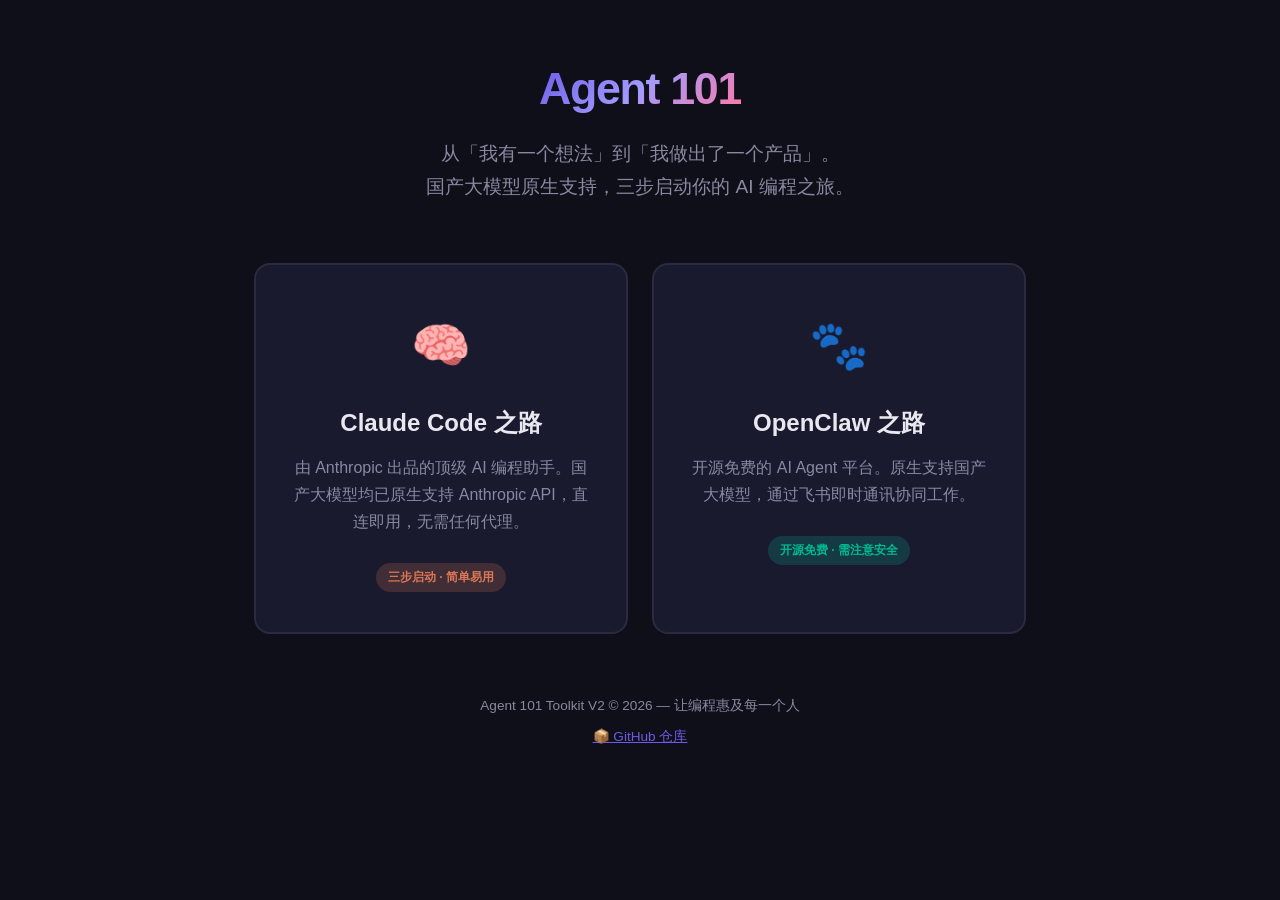
<file: index.html>
<!DOCTYPE html>
<html lang="zh-CN">

<head>
    <meta charset="UTF-8">
    <meta name="viewport" content="width=device-width, initial-scale=1.0">
    <title>Agent 101 — 选择你的 AI 编程助手</title>
    <link rel="stylesheet" href="assets/style.css">
</head>

<body>
    <div class="container">
        <header class="header">
            <h1><span class="gradient">Agent 101</span></h1>
            <p class="subtitle">从「我有一个想法」到「我做出了一个产品」。<br>国产大模型原生支持，三步启动你的 AI 编程之旅。</p>
        </header>

        <div class="door-grid">
            <a href="claude-code/guide.html" class="door claude">
                <div class="icon">🧠</div>
                <h2>Claude Code 之路</h2>
                <p class="desc">由 Anthropic 出品的顶级 AI 编程助手。国产大模型均已原生支持 Anthropic API，直连即用，无需任何代理。</p>
                <span class="tag">三步启动 · 简单易用</span>
            </a>

            <a href="openclaw/guide.html" class="door openclaw">
                <div class="icon">🐾</div>
                <h2>OpenClaw 之路</h2>
                <p class="desc">开源免费的 AI Agent 平台。原生支持国产大模型，通过飞书即时通讯协同工作。</p>
                <span class="tag">开源免费 · 需注意安全</span>
            </a>
        </div>

        <footer class="footer">
            <p>Agent 101 Toolkit V2 © 2026 — 让编程惠及每一个人</p>
            <p style="margin-top:8px;">
                <a href="https://github.com/cloudzun/agent101-toolkit" target="_blank" style="color:var(--primary)">
                    📦 GitHub 仓库
                </a>
            </p>
        </footer>
    </div>
</body>

</html>
</file>
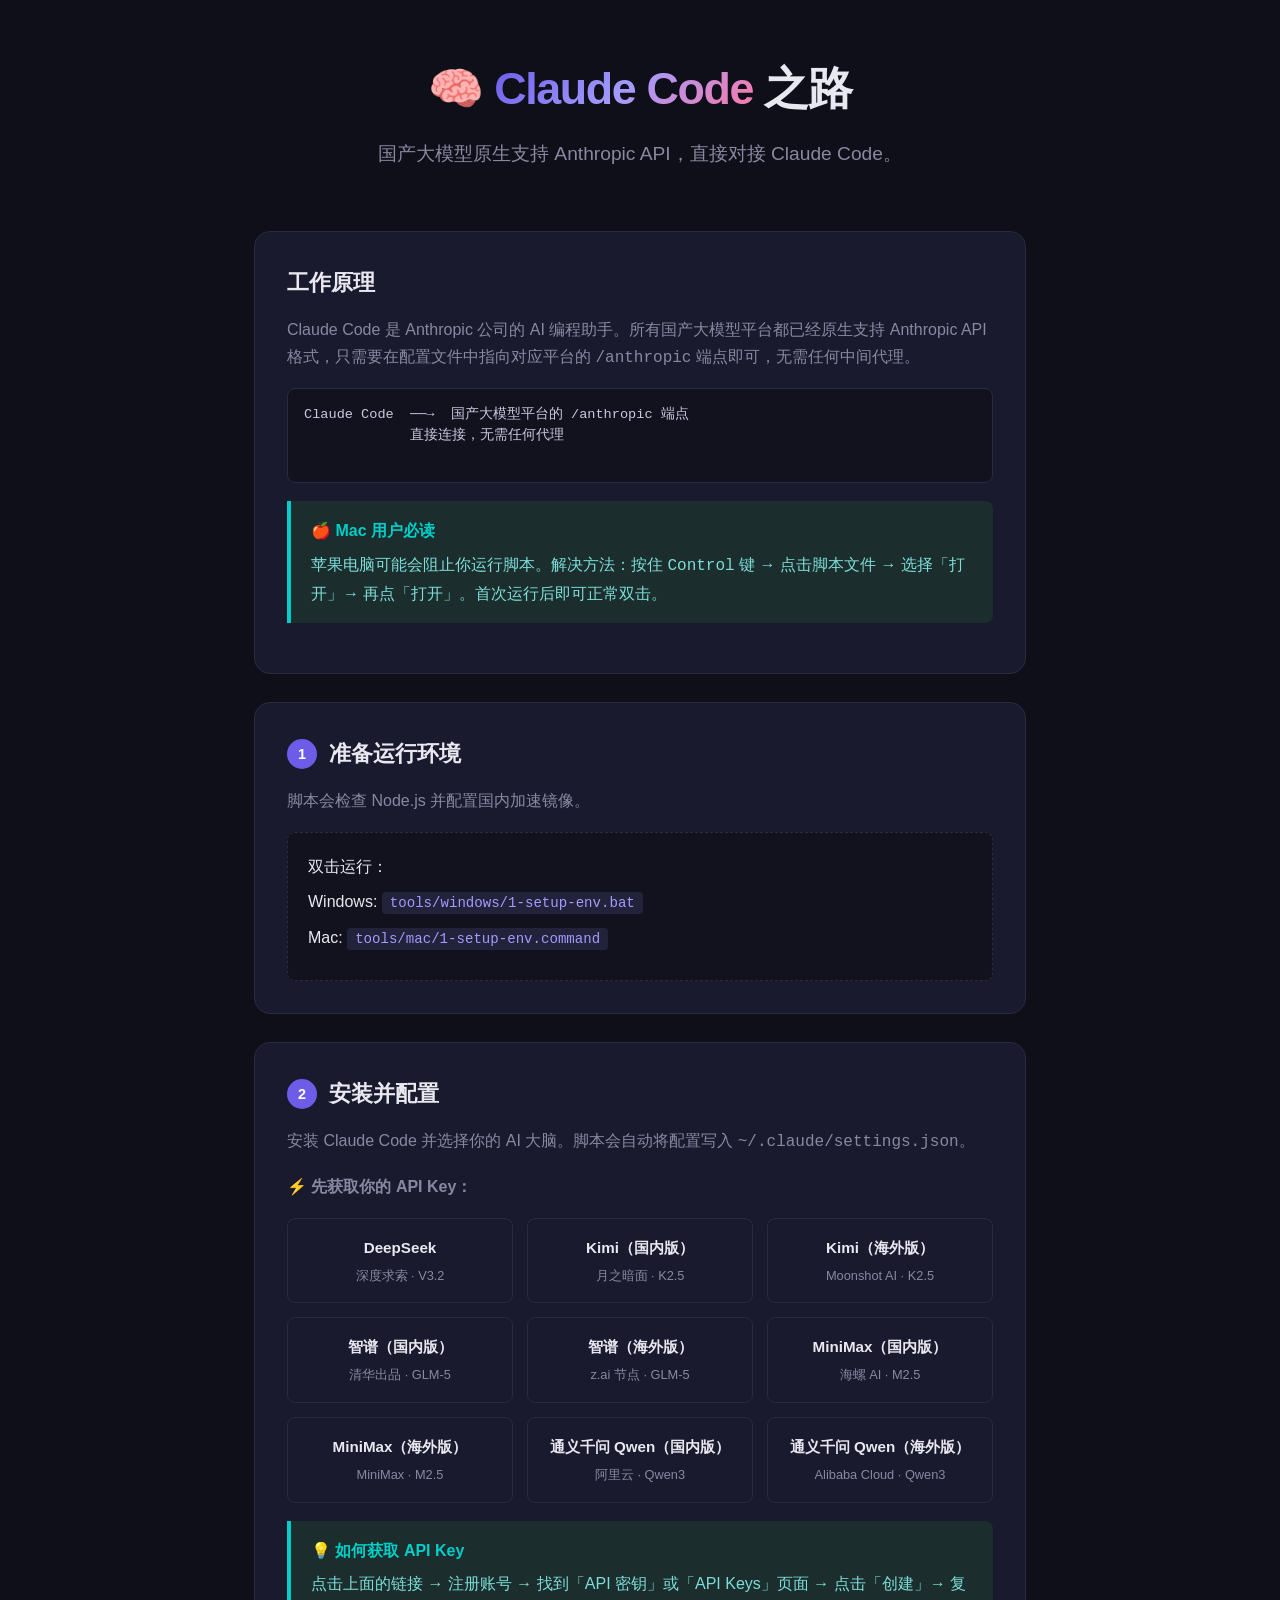
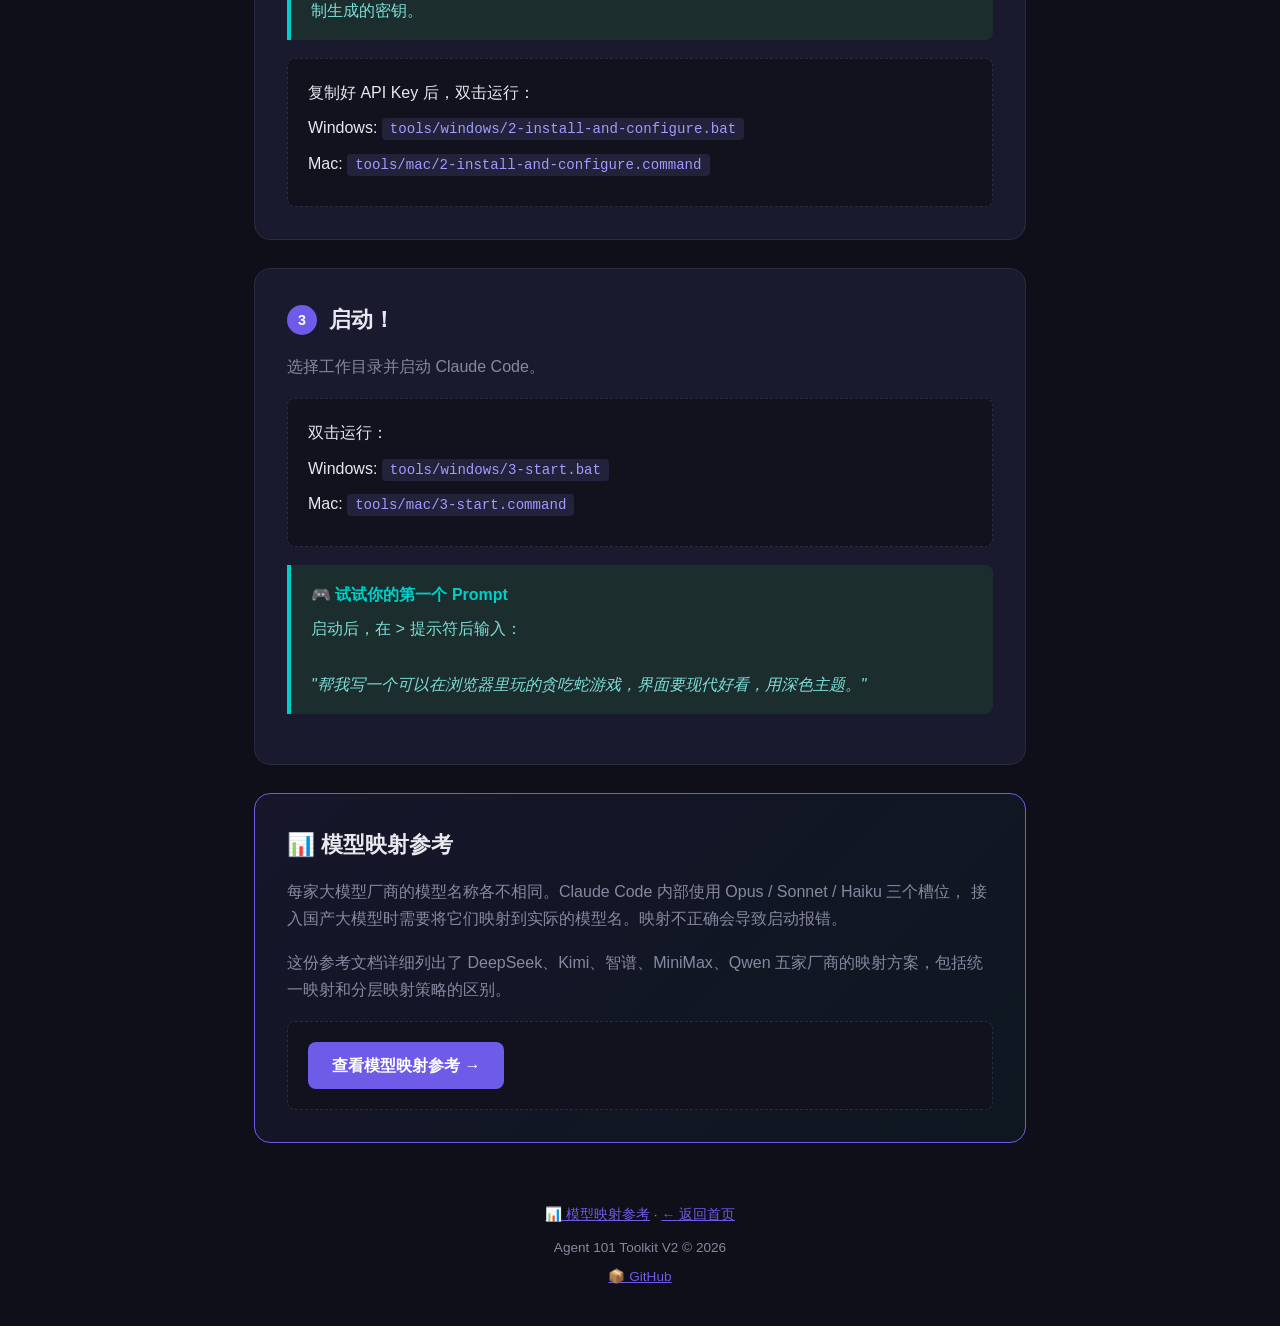
<file: claude-code/guide.html>
<!DOCTYPE html>
<html lang="zh-CN">

<head>
    <meta charset="UTF-8">
    <meta name="viewport" content="width=device-width, initial-scale=1.0">
    <title>Claude Code 之路 — Agent 101</title>
    <link rel="stylesheet" href="assets/style.css">
</head>

<body>
    <div class="container">
        <header class="header">
            <h1>🧠 <span class="gradient">Claude Code</span> 之路</h1>
            <p class="subtitle">国产大模型原生支持 Anthropic API，直接对接 Claude Code。</p>
        </header>

        <!-- Intro -->
        <div class="card">
            <h2>工作原理</h2>
            <p class="desc">
                Claude Code 是 Anthropic 公司的 AI 编程助手。所有国产大模型平台都已经原生支持 Anthropic API 格式，只需要在配置文件中指向对应平台的
                <code>/anthropic</code> 端点即可，无需任何中间代理。
            </p>
            <pre>
Claude Code  ──→  国产大模型平台的 /anthropic 端点
             直接连接，无需任何代理
        </pre>

            <div class="info">
                <strong>🍎 Mac 用户必读</strong>
                苹果电脑可能会阻止你运行脚本。解决方法：按住 <code>Control</code> 键 → 点击脚本文件 → 选择「打开」→ 再点「打开」。首次运行后即可正常双击。
            </div>
        </div>

        <!-- Step 1 -->
        <div class="card">
            <h2><span class="step-badge">1</span> 准备运行环境</h2>
            <p class="desc">脚本会检查 Node.js 并配置国内加速镜像。</p>
            <div class="action">
                <p>双击运行：</p>
                <p>Windows: <span class="mono">tools/windows/1-setup-env.bat</span></p>
                <p>Mac: <span class="mono">tools/mac/1-setup-env.command</span></p>
            </div>
        </div>

        <!-- Step 2 -->
        <div class="card">
            <h2><span class="step-badge">2</span> 安装并配置</h2>
            <p class="desc">
                安装 Claude Code 并选择你的 AI 大脑。脚本会自动将配置写入 <code>~/.claude/settings.json</code>。
            </p>

            <p class="desc"><strong>⚡ 先获取你的 API Key：</strong></p>
            <div class="providers">
                <a href="https://platform.deepseek.com/api_keys" target="_blank" class="provider">
                    <div class="provider-name">DeepSeek</div>
                    <div class="provider-desc">深度求索 · V3.2</div>
                </a>
                <a href="https://platform.moonshot.cn/console/api-keys" target="_blank" class="provider">
                    <div class="provider-name">Kimi（国内版）</div>
                    <div class="provider-desc">月之暗面 · K2.5</div>
                </a>
                <a href="https://platform.moonshot.ai/console/api-keys" target="_blank" class="provider">
                    <div class="provider-name">Kimi（海外版）</div>
                    <div class="provider-desc">Moonshot AI · K2.5</div>
                </a>
                <a href="https://bigmodel.cn/usercenter/apikeys" target="_blank" class="provider">
                    <div class="provider-name">智谱（国内版）</div>
                    <div class="provider-desc">清华出品 · GLM-5</div>
                </a>
                <a href="https://z.ai/model-api" target="_blank" class="provider">
                    <div class="provider-name">智谱（海外版）</div>
                    <div class="provider-desc">z.ai 节点 · GLM-5</div>
                </a>
                <a href="https://platform.minimaxi.com/user-center/basic-information" target="_blank" class="provider">
                    <div class="provider-name">MiniMax（国内版）</div>
                    <div class="provider-desc">海螺 AI · M2.5</div>
                </a>
                <a href="https://platform.minimax.io/" target="_blank" class="provider">
                    <div class="provider-name">MiniMax（海外版）</div>
                    <div class="provider-desc">MiniMax · M2.5</div>
                </a>
                <a href="https://bailian.console.aliyun.com/#/model-market" target="_blank" class="provider">
                    <div class="provider-name">通义千问 Qwen（国内版）</div>
                    <div class="provider-desc">阿里云 · Qwen3</div>
                </a>
                <a href="https://chat.qwen.ai/" target="_blank" class="provider">
                    <div class="provider-name">通义千问 Qwen（海外版）</div>
                    <div class="provider-desc">Alibaba Cloud · Qwen3</div>
                </a>
            </div>

            <div class="info">
                <strong>💡 如何获取 API Key</strong>
                点击上面的链接 → 注册账号 → 找到「API 密钥」或「API Keys」页面 → 点击「创建」→ 复制生成的密钥。
            </div>

            <div class="action">
                <p>复制好 API Key 后，双击运行：</p>
                <p>Windows: <span class="mono">tools/windows/2-install-and-configure.bat</span></p>
                <p>Mac: <span class="mono">tools/mac/2-install-and-configure.command</span></p>
            </div>
        </div>

        <!-- Step 3 -->
        <div class="card">
            <h2><span class="step-badge">3</span> 启动！</h2>
            <p class="desc">选择工作目录并启动 Claude Code。</p>
            <div class="action">
                <p>双击运行：</p>
                <p>Windows: <span class="mono">tools/windows/3-start.bat</span></p>
                <p>Mac: <span class="mono">tools/mac/3-start.command</span></p>
            </div>

            <div class="info">
                <strong>🎮 试试你的第一个 Prompt</strong>
                启动后，在 <code>&gt;</code> 提示符后输入：<br><br>
                <em>"帮我写一个可以在浏览器里玩的贪吃蛇游戏，界面要现代好看，用深色主题。"</em>
            </div>
        </div>

        <!-- Model mapping reference -->
        <div class="card"
            style="border: 1px solid var(--primary); background: linear-gradient(135deg, rgba(108,92,231,0.08), rgba(0,184,148,0.05));">
            <h2>📊 模型映射参考</h2>
            <p class="desc">
                每家大模型厂商的模型名称各不相同。Claude Code 内部使用 Opus / Sonnet / Haiku 三个槽位，
                接入国产大模型时需要将它们映射到实际的模型名。映射不正确会导致启动报错。
            </p>
            <p class="desc">
                这份参考文档详细列出了 DeepSeek、Kimi、智谱、MiniMax、Qwen 五家厂商的映射方案，包括统一映射和分层映射策略的区别。
            </p>
            <div class="action">
                <a href="model-mapping.html"
                    style="display:inline-block; background:var(--primary); color:white; padding:10px 24px; border-radius:8px; text-decoration:none; font-weight:600; transition:opacity 0.2s;">查看模型映射参考
                    →</a>
            </div>
        </div>

        <footer class="footer">
            <p><a href="model-mapping.html" style="color:var(--primary)">📊 模型映射参考</a> · <a href="../index.html"
                    style="color:var(--primary)">← 返回首页</a></p>
            <p style="margin-top:10px;">Agent 101 Toolkit V2 © 2026</p>
            <p style="margin-top:6px;">
                <a href="https://github.com/cloudzun/agent101-toolkit" target="_blank" style="color:var(--primary)">
                    📦 GitHub
                </a>
            </p>
        </footer>
    </div>
</body>

</html>
</file>
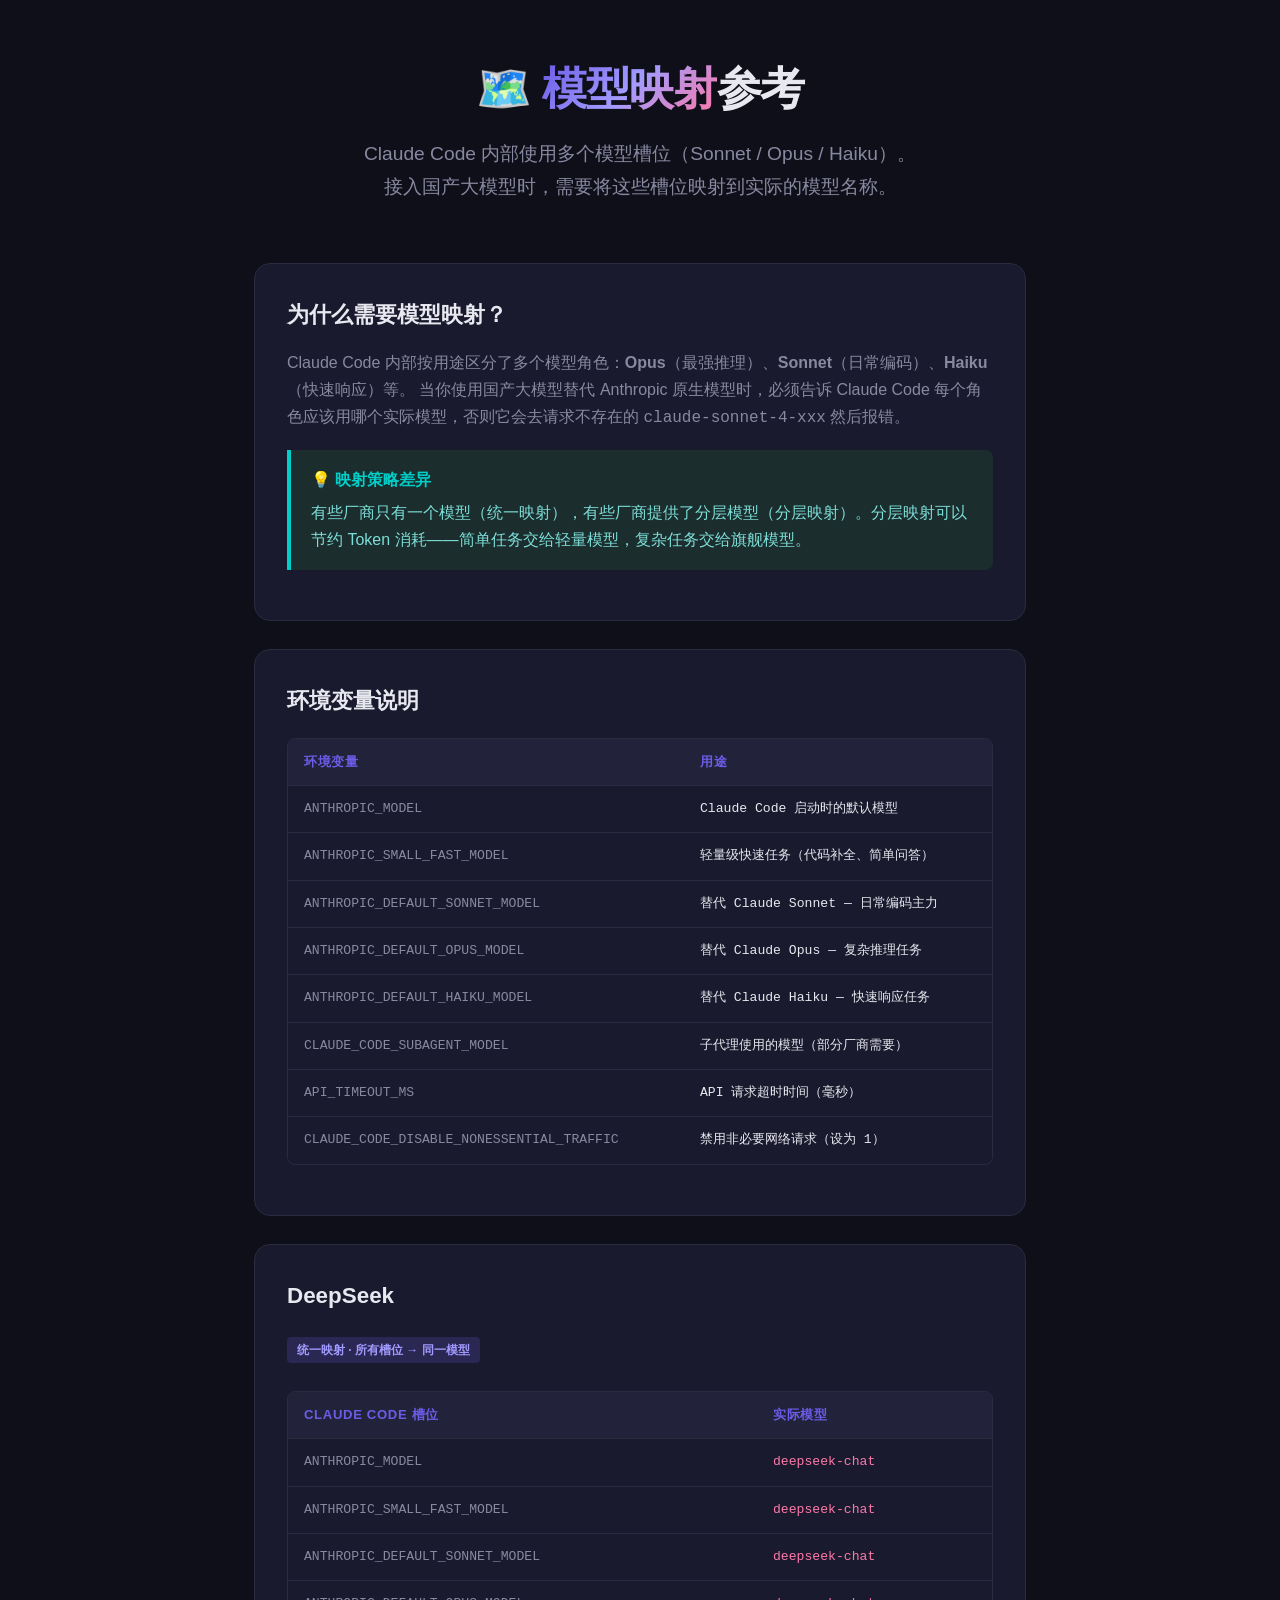
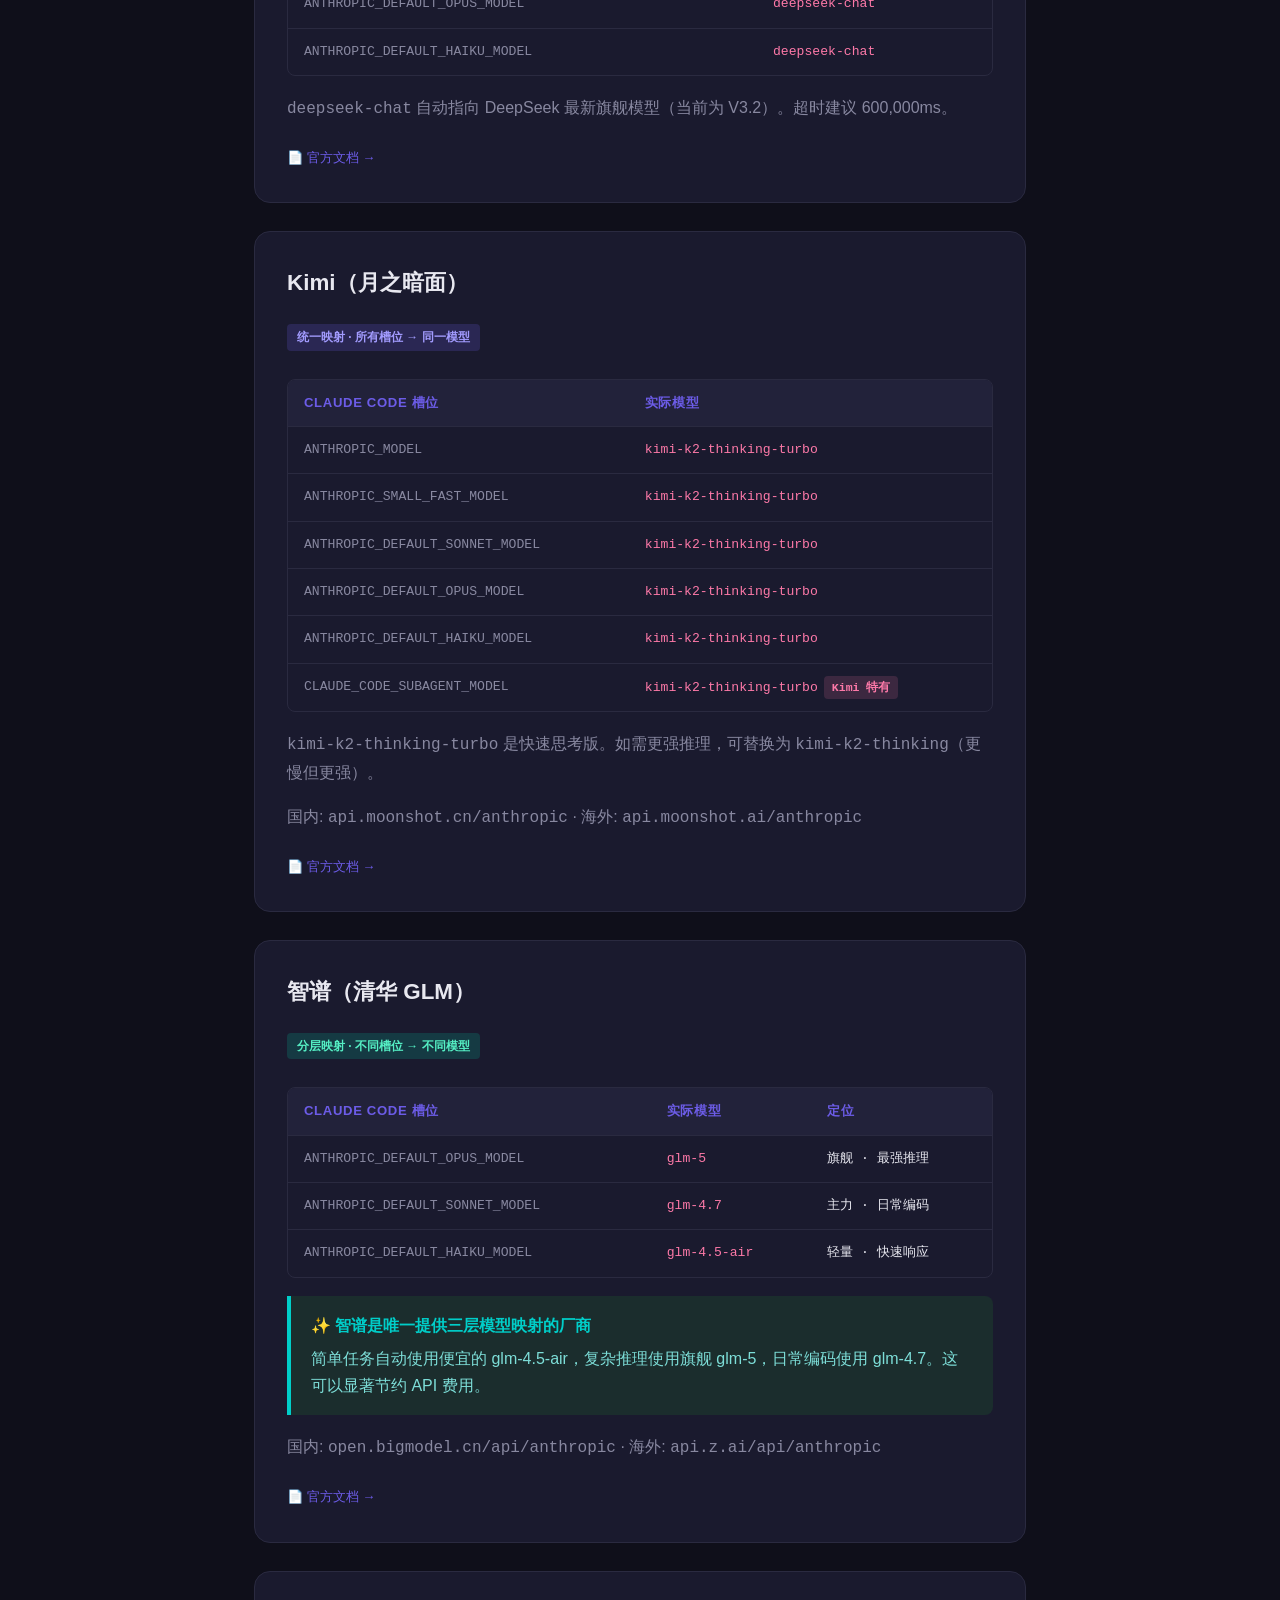
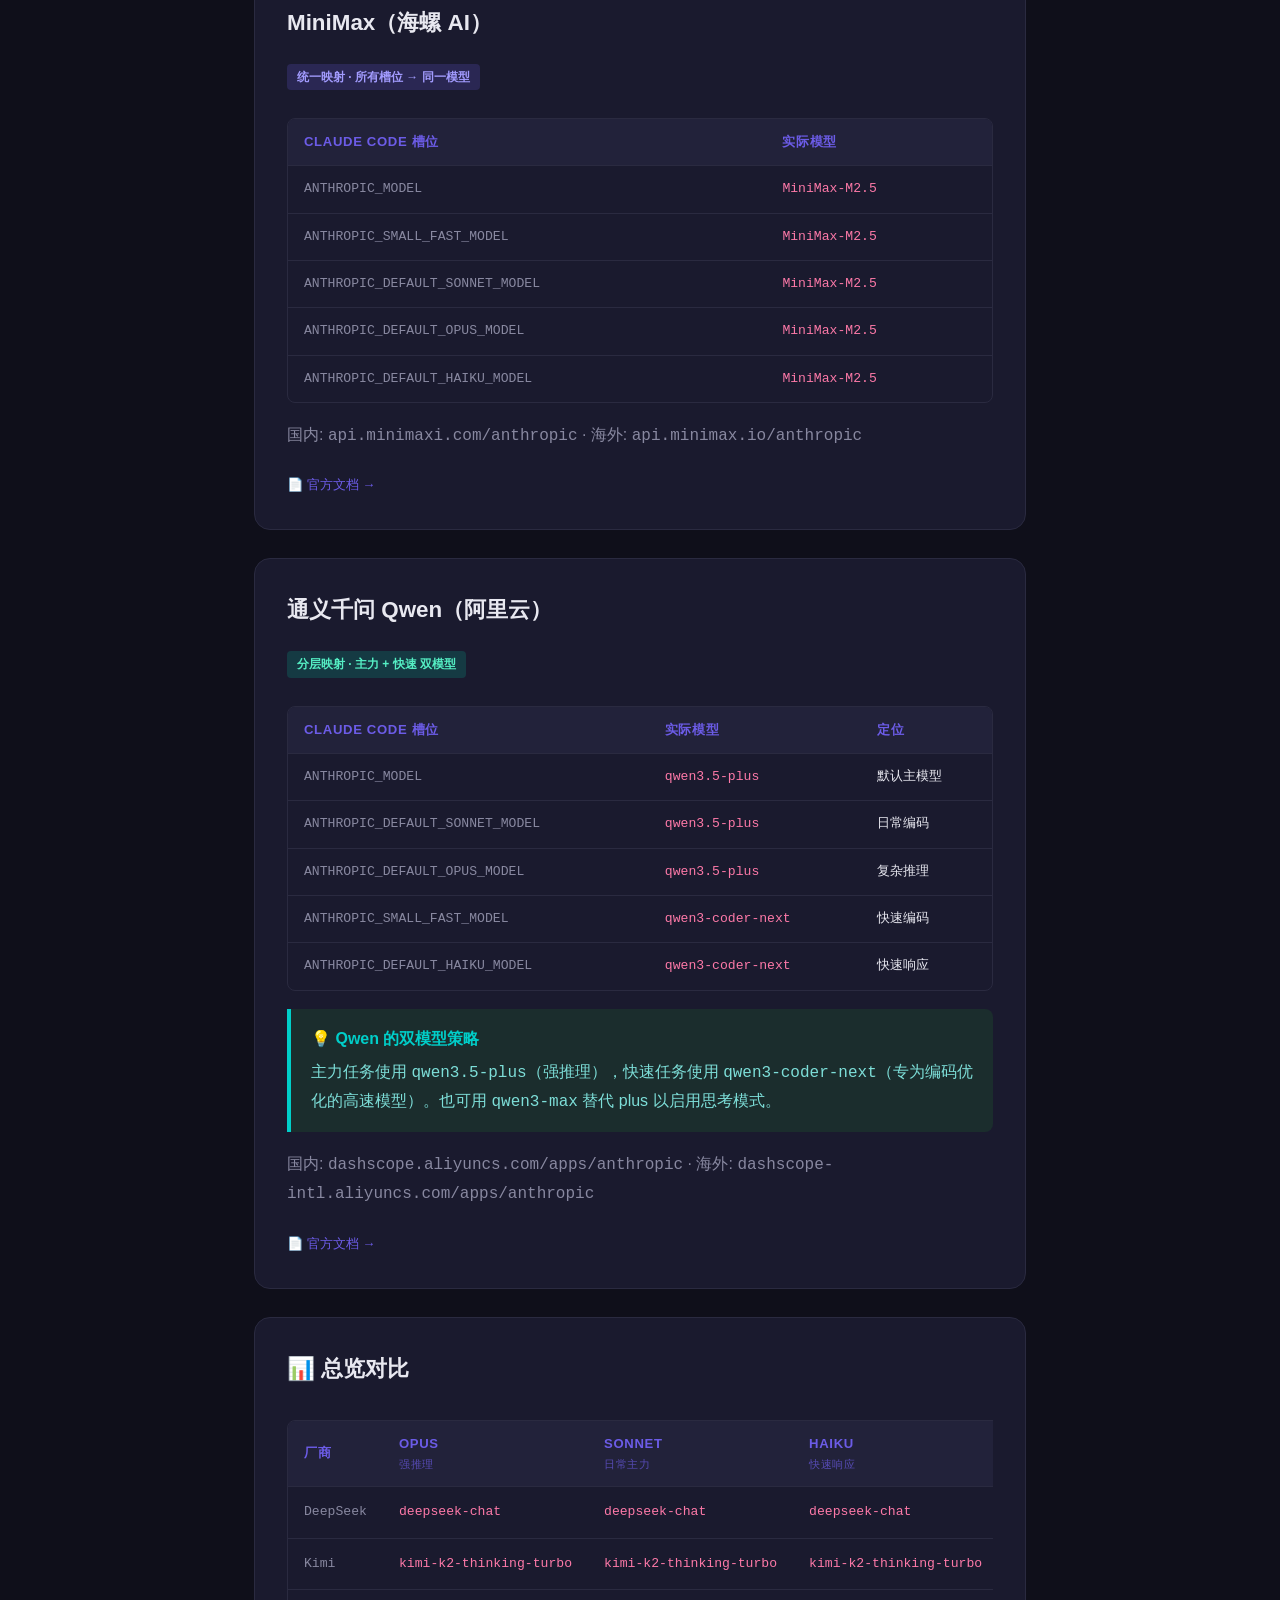
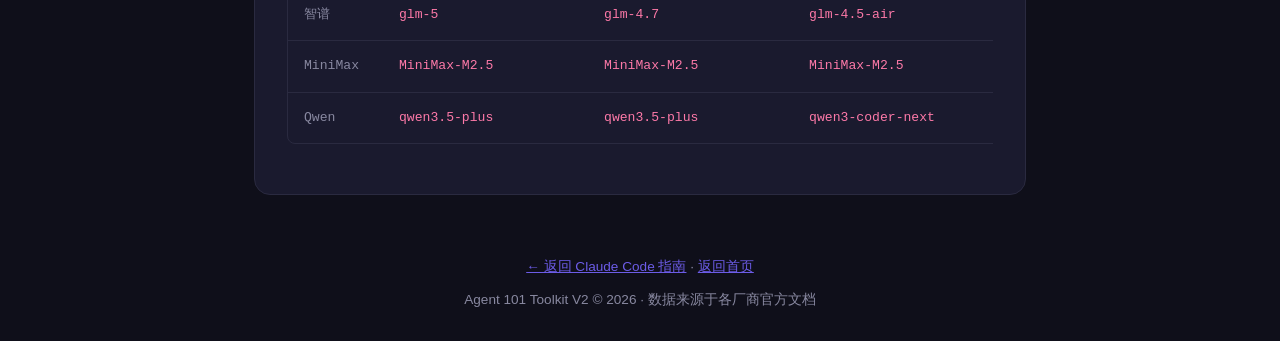
<file: claude-code/model-mapping.html>
<!DOCTYPE html>
<html lang="zh-CN">

<head>
    <meta charset="UTF-8">
    <meta name="viewport" content="width=device-width, initial-scale=1.0">
    <title>模型映射参考 — Claude Code × 国产大模型</title>
    <link rel="stylesheet" href="assets/style.css">
    <style>
        .mapping-table {
            width: 100%;
            border-collapse: separate;
            border-spacing: 0;
            margin: 18px 0;
            font-size: 0.88rem;
            border-radius: var(--radius-sm);
            overflow: hidden;
            border: 1px solid var(--border);
        }

        .mapping-table th,
        .mapping-table td {
            padding: 12px 16px;
            text-align: left;
            border-bottom: 1px solid var(--border);
        }

        .mapping-table th {
            background: #22223A;
            color: var(--primary);
            font-weight: 600;
            font-size: 0.82rem;
            text-transform: uppercase;
            letter-spacing: 0.05em;
        }

        .mapping-table tr:last-child td {
            border-bottom: none;
        }

        .mapping-table tr:hover td {
            background: rgba(108, 92, 231, 0.05);
        }

        .mapping-table td:first-child {
            color: #8888A0;
            font-family: "SF Mono", "Fira Code", Consolas, monospace;
            font-size: 0.82rem;
        }

        .mapping-table td {
            font-family: "SF Mono", "Fira Code", Consolas, monospace;
            font-size: 0.82rem;
        }

        .provider-header {
            display: flex;
            align-items: center;
            gap: 10px;
            margin-bottom: 6px;
        }

        .provider-header .badge {
            background: var(--primary);
            color: white;
            padding: 2px 10px;
            border-radius: 12px;
            font-size: 0.72rem;
            font-weight: 600;
        }

        .provider-header .badge.multi {
            background: #00B894;
        }

        .provider-header .badge.single {
            background: #6C5CE7;
        }

        .env-name {
            color: #A29BFE;
        }

        .model-name {
            color: #FD79A8;
        }

        .note-tag {
            display: inline-block;
            background: rgba(253, 121, 168, 0.15);
            color: #FD79A8;
            padding: 2px 8px;
            border-radius: 4px;
            font-size: 0.72rem;
            font-weight: 600;
            margin-left: 6px;
        }

        .strategy-label {
            display: inline-block;
            padding: 3px 10px;
            border-radius: 4px;
            font-size: 0.75rem;
            font-weight: 600;
            margin-bottom: 10px;
        }

        .strategy-label.uniform {
            background: rgba(108, 92, 231, 0.2);
            color: #A29BFE;
        }

        .strategy-label.tiered {
            background: rgba(0, 184, 148, 0.2);
            color: #55EFC4;
        }

        .doc-link {
            display: inline-block;
            color: var(--primary);
            text-decoration: none;
            font-size: 0.82rem;
            margin-top: 8px;
            transition: color 0.2s;
        }

        .doc-link:hover {
            color: #A29BFE;
        }
    </style>
</head>

<body>
    <div class="container">
        <header class="header">
            <h1>🗺️ <span class="gradient">模型映射</span>参考</h1>
            <p class="subtitle">Claude Code 内部使用多个模型槽位（Sonnet / Opus / Haiku）。<br>接入国产大模型时，需要将这些槽位映射到实际的模型名称。</p>
        </header>

        <!-- Explanation -->
        <div class="card">
            <h2>为什么需要模型映射？</h2>
            <p class="desc">
                Claude Code
                内部按用途区分了多个模型角色：<strong>Opus</strong>（最强推理）、<strong>Sonnet</strong>（日常编码）、<strong>Haiku</strong>（快速响应）等。
                当你使用国产大模型替代 Anthropic 原生模型时，必须告诉 Claude Code 每个角色应该用哪个实际模型，否则它会去请求不存在的 <code>claude-sonnet-4-xxx</code>
                然后报错。
            </p>
            <div class="info">
                <strong>💡 映射策略差异</strong>
                有些厂商只有一个模型（统一映射），有些厂商提供了分层模型（分层映射）。分层映射可以节约 Token 消耗——简单任务交给轻量模型，复杂任务交给旗舰模型。
            </div>
        </div>

        <!-- Env var reference -->
        <div class="card">
            <h2>环境变量说明</h2>
            <table class="mapping-table">
                <thead>
                    <tr>
                        <th>环境变量</th>
                        <th>用途</th>
                    </tr>
                </thead>
                <tbody>
                    <tr>
                        <td class="env-name">ANTHROPIC_MODEL</td>
                        <td>Claude Code 启动时的默认模型</td>
                    </tr>
                    <tr>
                        <td class="env-name">ANTHROPIC_SMALL_FAST_MODEL</td>
                        <td>轻量级快速任务（代码补全、简单问答）</td>
                    </tr>
                    <tr>
                        <td class="env-name">ANTHROPIC_DEFAULT_SONNET_MODEL</td>
                        <td>替代 Claude Sonnet — 日常编码主力</td>
                    </tr>
                    <tr>
                        <td class="env-name">ANTHROPIC_DEFAULT_OPUS_MODEL</td>
                        <td>替代 Claude Opus — 复杂推理任务</td>
                    </tr>
                    <tr>
                        <td class="env-name">ANTHROPIC_DEFAULT_HAIKU_MODEL</td>
                        <td>替代 Claude Haiku — 快速响应任务</td>
                    </tr>
                    <tr>
                        <td class="env-name">CLAUDE_CODE_SUBAGENT_MODEL</td>
                        <td>子代理使用的模型（部分厂商需要）</td>
                    </tr>
                    <tr>
                        <td class="env-name">API_TIMEOUT_MS</td>
                        <td>API 请求超时时间（毫秒）</td>
                    </tr>
                    <tr>
                        <td class="env-name">CLAUDE_CODE_DISABLE_NONESSENTIAL_TRAFFIC</td>
                        <td>禁用非必要网络请求（设为 1）</td>
                    </tr>
                </tbody>
            </table>
        </div>

        <!-- DeepSeek -->
        <div class="card">
            <div class="provider-header">
                <h2>DeepSeek</h2>
            </div>
            <span class="strategy-label uniform">统一映射 · 所有槽位 → 同一模型</span>
            <table class="mapping-table">
                <thead>
                    <tr>
                        <th>Claude Code 槽位</th>
                        <th>实际模型</th>
                    </tr>
                </thead>
                <tbody>
                    <tr>
                        <td class="env-name">ANTHROPIC_MODEL</td>
                        <td class="model-name">deepseek-chat</td>
                    </tr>
                    <tr>
                        <td class="env-name">ANTHROPIC_SMALL_FAST_MODEL</td>
                        <td class="model-name">deepseek-chat</td>
                    </tr>
                    <tr>
                        <td class="env-name">ANTHROPIC_DEFAULT_SONNET_MODEL</td>
                        <td class="model-name">deepseek-chat</td>
                    </tr>
                    <tr>
                        <td class="env-name">ANTHROPIC_DEFAULT_OPUS_MODEL</td>
                        <td class="model-name">deepseek-chat</td>
                    </tr>
                    <tr>
                        <td class="env-name">ANTHROPIC_DEFAULT_HAIKU_MODEL</td>
                        <td class="model-name">deepseek-chat</td>
                    </tr>
                </tbody>
            </table>
            <p class="desc"><code>deepseek-chat</code> 自动指向 DeepSeek 最新旗舰模型（当前为 V3.2）。超时建议 600,000ms。</p>
            <a href="https://api-docs.deepseek.com/guides/anthropic_api" target="_blank" class="doc-link">📄 官方文档 →</a>
        </div>

        <!-- Kimi -->
        <div class="card">
            <div class="provider-header">
                <h2>Kimi（月之暗面）</h2>
            </div>
            <span class="strategy-label uniform">统一映射 · 所有槽位 → 同一模型</span>
            <table class="mapping-table">
                <thead>
                    <tr>
                        <th>Claude Code 槽位</th>
                        <th>实际模型</th>
                    </tr>
                </thead>
                <tbody>
                    <tr>
                        <td class="env-name">ANTHROPIC_MODEL</td>
                        <td class="model-name">kimi-k2-thinking-turbo</td>
                    </tr>
                    <tr>
                        <td class="env-name">ANTHROPIC_SMALL_FAST_MODEL</td>
                        <td class="model-name">kimi-k2-thinking-turbo</td>
                    </tr>
                    <tr>
                        <td class="env-name">ANTHROPIC_DEFAULT_SONNET_MODEL</td>
                        <td class="model-name">kimi-k2-thinking-turbo</td>
                    </tr>
                    <tr>
                        <td class="env-name">ANTHROPIC_DEFAULT_OPUS_MODEL</td>
                        <td class="model-name">kimi-k2-thinking-turbo</td>
                    </tr>
                    <tr>
                        <td class="env-name">ANTHROPIC_DEFAULT_HAIKU_MODEL</td>
                        <td class="model-name">kimi-k2-thinking-turbo</td>
                    </tr>
                    <tr>
                        <td class="env-name">CLAUDE_CODE_SUBAGENT_MODEL</td>
                        <td class="model-name">kimi-k2-thinking-turbo<span class="note-tag">Kimi 特有</span></td>
                    </tr>
                </tbody>
            </table>
            <p class="desc"><code>kimi-k2-thinking-turbo</code> 是快速思考版。如需更强推理，可替换为 <code>kimi-k2-thinking</code>（更慢但更强）。
            </p>
            <p class="desc">国内: <code>api.moonshot.cn/anthropic</code> · 海外: <code>api.moonshot.ai/anthropic</code></p>
            <a href="https://platform.moonshot.cn/docs/guide/agent-support" target="_blank" class="doc-link">📄 官方文档
                →</a>
        </div>

        <!-- 智谱 -->
        <div class="card">
            <div class="provider-header">
                <h2>智谱（清华 GLM）</h2>
            </div>
            <span class="strategy-label tiered">分层映射 · 不同槽位 → 不同模型</span>
            <table class="mapping-table">
                <thead>
                    <tr>
                        <th>Claude Code 槽位</th>
                        <th>实际模型</th>
                        <th>定位</th>
                    </tr>
                </thead>
                <tbody>
                    <tr>
                        <td class="env-name">ANTHROPIC_DEFAULT_OPUS_MODEL</td>
                        <td class="model-name">glm-5</td>
                        <td>旗舰 · 最强推理</td>
                    </tr>
                    <tr>
                        <td class="env-name">ANTHROPIC_DEFAULT_SONNET_MODEL</td>
                        <td class="model-name">glm-4.7</td>
                        <td>主力 · 日常编码</td>
                    </tr>
                    <tr>
                        <td class="env-name">ANTHROPIC_DEFAULT_HAIKU_MODEL</td>
                        <td class="model-name">glm-4.5-air</td>
                        <td>轻量 · 快速响应</td>
                    </tr>
                </tbody>
            </table>
            <div class="info">
                <strong>✨ 智谱是唯一提供三层模型映射的厂商</strong>
                简单任务自动使用便宜的 glm-4.5-air，复杂推理使用旗舰 glm-5，日常编码使用 glm-4.7。这可以显著节约 API 费用。
            </div>
            <p class="desc">国内: <code>open.bigmodel.cn/api/anthropic</code> · 海外: <code>api.z.ai/api/anthropic</code>
            </p>
            <a href="https://docs.bigmodel.cn/cn/guide/develop/claude" target="_blank" class="doc-link">📄 官方文档 →</a>
        </div>

        <!-- MiniMax -->
        <div class="card">
            <div class="provider-header">
                <h2>MiniMax（海螺 AI）</h2>
            </div>
            <span class="strategy-label uniform">统一映射 · 所有槽位 → 同一模型</span>
            <table class="mapping-table">
                <thead>
                    <tr>
                        <th>Claude Code 槽位</th>
                        <th>实际模型</th>
                    </tr>
                </thead>
                <tbody>
                    <tr>
                        <td class="env-name">ANTHROPIC_MODEL</td>
                        <td class="model-name">MiniMax-M2.5</td>
                    </tr>
                    <tr>
                        <td class="env-name">ANTHROPIC_SMALL_FAST_MODEL</td>
                        <td class="model-name">MiniMax-M2.5</td>
                    </tr>
                    <tr>
                        <td class="env-name">ANTHROPIC_DEFAULT_SONNET_MODEL</td>
                        <td class="model-name">MiniMax-M2.5</td>
                    </tr>
                    <tr>
                        <td class="env-name">ANTHROPIC_DEFAULT_OPUS_MODEL</td>
                        <td class="model-name">MiniMax-M2.5</td>
                    </tr>
                    <tr>
                        <td class="env-name">ANTHROPIC_DEFAULT_HAIKU_MODEL</td>
                        <td class="model-name">MiniMax-M2.5</td>
                    </tr>
                </tbody>
            </table>
            <p class="desc">国内: <code>api.minimaxi.com/anthropic</code> · 海外: <code>api.minimax.io/anthropic</code></p>
            <a href="https://platform.minimax.io/docs/coding-plan/claude-code" target="_blank" class="doc-link">📄 官方文档
                →</a>
        </div>

        <!-- Qwen -->
        <div class="card">
            <div class="provider-header">
                <h2>通义千问 Qwen（阿里云）</h2>
            </div>
            <span class="strategy-label tiered">分层映射 · 主力 + 快速 双模型</span>
            <table class="mapping-table">
                <thead>
                    <tr>
                        <th>Claude Code 槽位</th>
                        <th>实际模型</th>
                        <th>定位</th>
                    </tr>
                </thead>
                <tbody>
                    <tr>
                        <td class="env-name">ANTHROPIC_MODEL</td>
                        <td class="model-name">qwen3.5-plus</td>
                        <td>默认主模型</td>
                    </tr>
                    <tr>
                        <td class="env-name">ANTHROPIC_DEFAULT_SONNET_MODEL</td>
                        <td class="model-name">qwen3.5-plus</td>
                        <td>日常编码</td>
                    </tr>
                    <tr>
                        <td class="env-name">ANTHROPIC_DEFAULT_OPUS_MODEL</td>
                        <td class="model-name">qwen3.5-plus</td>
                        <td>复杂推理</td>
                    </tr>
                    <tr>
                        <td class="env-name">ANTHROPIC_SMALL_FAST_MODEL</td>
                        <td class="model-name">qwen3-coder-next</td>
                        <td>快速编码</td>
                    </tr>
                    <tr>
                        <td class="env-name">ANTHROPIC_DEFAULT_HAIKU_MODEL</td>
                        <td class="model-name">qwen3-coder-next</td>
                        <td>快速响应</td>
                    </tr>
                </tbody>
            </table>
            <div class="info">
                <strong>💡 Qwen 的双模型策略</strong>
                主力任务使用 <code>qwen3.5-plus</code>（强推理），快速任务使用 <code>qwen3-coder-next</code>（专为编码优化的高速模型）。也可用
                <code>qwen3-max</code> 替代 plus 以启用思考模式。
            </div>
            <p class="desc">国内: <code>dashscope.aliyuncs.com/apps/anthropic</code> · 海外:
                <code>dashscope-intl.aliyuncs.com/apps/anthropic</code>
            </p>
            <a href="https://help.aliyun.com/zh/model-studio/claude-code" target="_blank" class="doc-link">📄 官方文档 →</a>
        </div>

        <!-- Summary comparison -->
        <div class="card">
            <h2>📊 总览对比</h2>
            <div style="overflow-x: auto;">
                <table class="mapping-table" style="white-space: nowrap;">
                    <thead>
                        <tr>
                            <th>厂商</th>
                            <th>Opus<div style="font-weight:400;font-size:0.7rem;opacity:0.7;text-transform:none">强推理
                                </div>
                            </th>
                            <th>Sonnet<div style="font-weight:400;font-size:0.7rem;opacity:0.7;text-transform:none">日常主力
                                </div>
                            </th>
                            <th>Haiku<div style="font-weight:400;font-size:0.7rem;opacity:0.7;text-transform:none">快速响应
                                </div>
                            </th>
                            <th>映射策略</th>
                        </tr>
                    </thead>
                    <tbody>
                        <tr>
                            <td>DeepSeek</td>
                            <td class="model-name">deepseek-chat</td>
                            <td class="model-name">deepseek-chat</td>
                            <td class="model-name">deepseek-chat</td>
                            <td><span class="strategy-label uniform" style="margin:0">统一</span></td>
                        </tr>
                        <tr>
                            <td>Kimi</td>
                            <td class="model-name">kimi-k2-thinking-turbo</td>
                            <td class="model-name">kimi-k2-thinking-turbo</td>
                            <td class="model-name">kimi-k2-thinking-turbo</td>
                            <td><span class="strategy-label uniform" style="margin:0">统一</span></td>
                        </tr>
                        <tr>
                            <td>智谱</td>
                            <td class="model-name">glm-5</td>
                            <td class="model-name">glm-4.7</td>
                            <td class="model-name">glm-4.5-air</td>
                            <td><span class="strategy-label tiered" style="margin:0">三层</span></td>
                        </tr>
                        <tr>
                            <td>MiniMax</td>
                            <td class="model-name">MiniMax-M2.5</td>
                            <td class="model-name">MiniMax-M2.5</td>
                            <td class="model-name">MiniMax-M2.5</td>
                            <td><span class="strategy-label uniform" style="margin:0">统一</span></td>
                        </tr>
                        <tr>
                            <td>Qwen</td>
                            <td class="model-name">qwen3.5-plus</td>
                            <td class="model-name">qwen3.5-plus</td>
                            <td class="model-name">qwen3-coder-next</td>
                            <td><span class="strategy-label tiered" style="margin:0">双层</span></td>
                        </tr>
                    </tbody>
                </table>
            </div>
        </div>

        <footer class="footer">
            <p><a href="guide.html" style="color:var(--primary)">← 返回 Claude Code 指南</a> · <a href="../index.html"
                    style="color:var(--primary)">返回首页</a></p>
            <p style="margin-top:10px;">Agent 101 Toolkit V2 © 2026 · 数据来源于各厂商官方文档</p>
        </footer>
    </div>
</body>

</html>
</file>
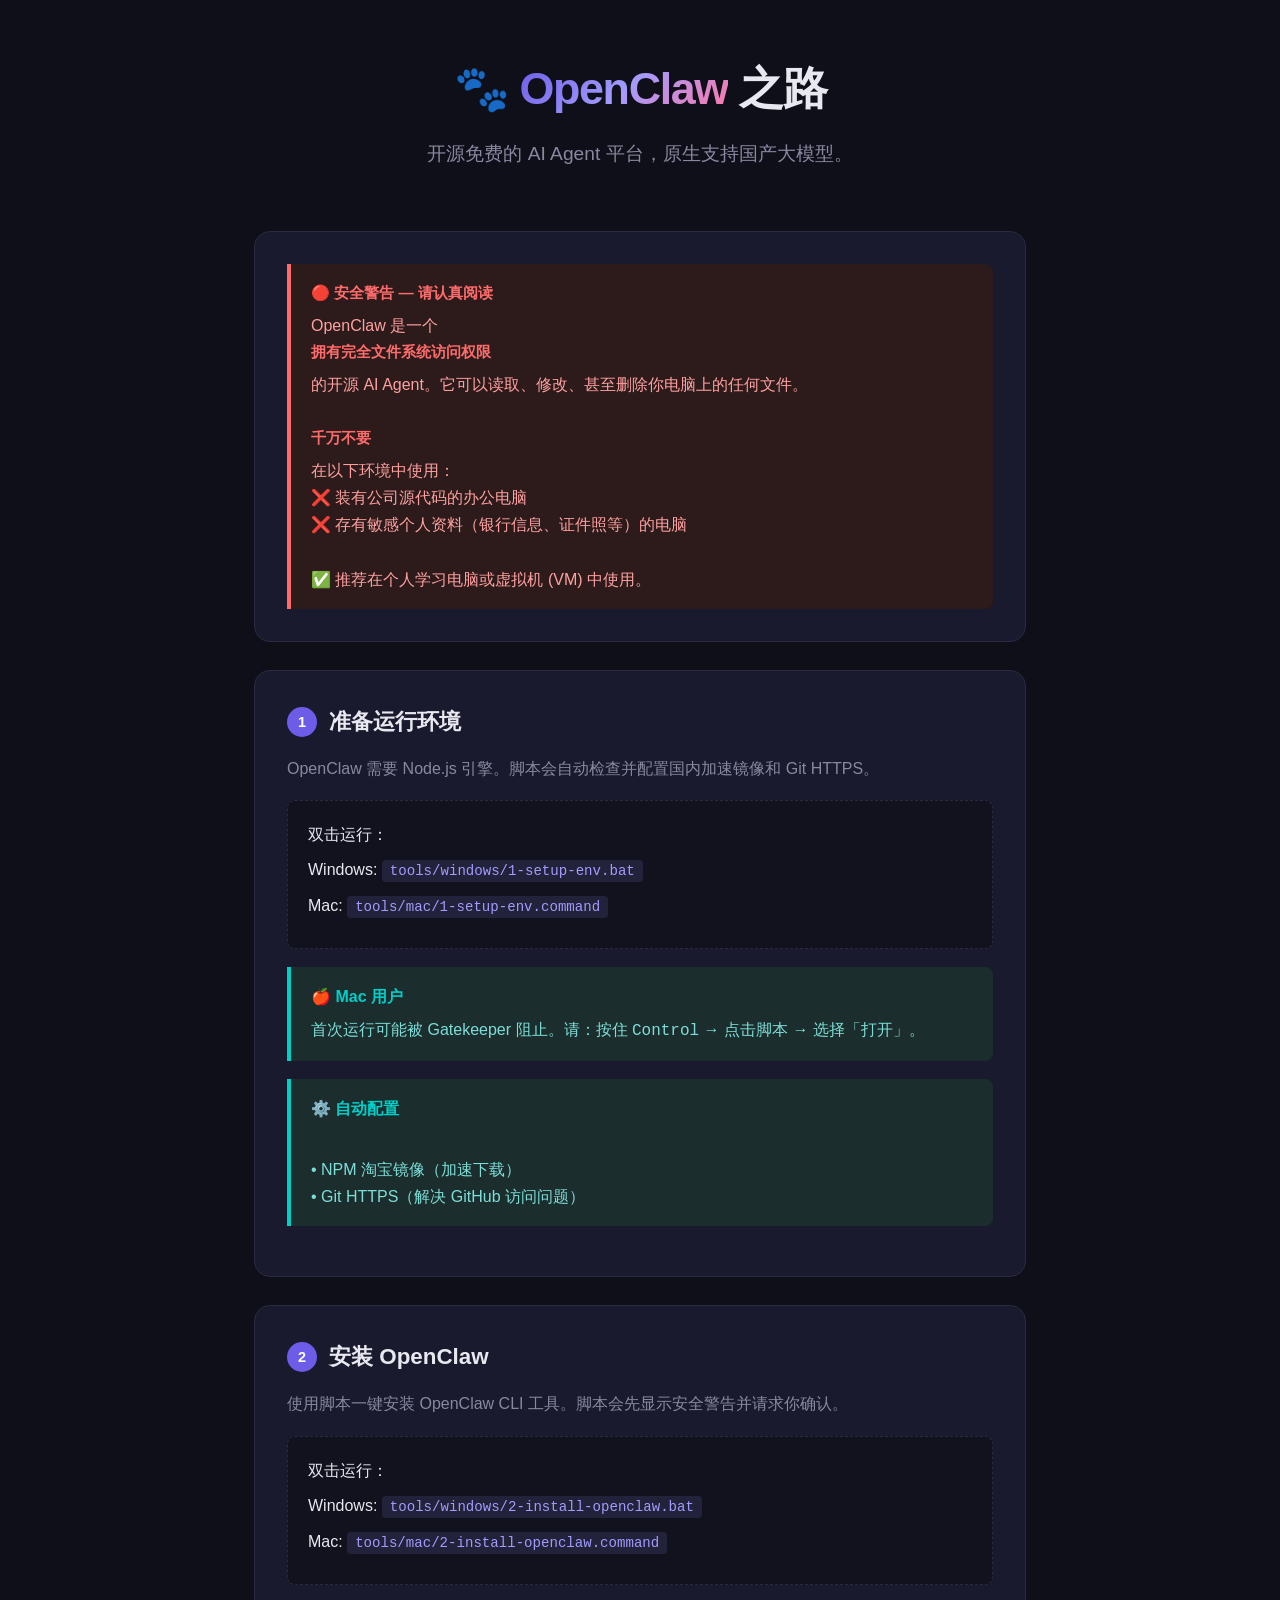
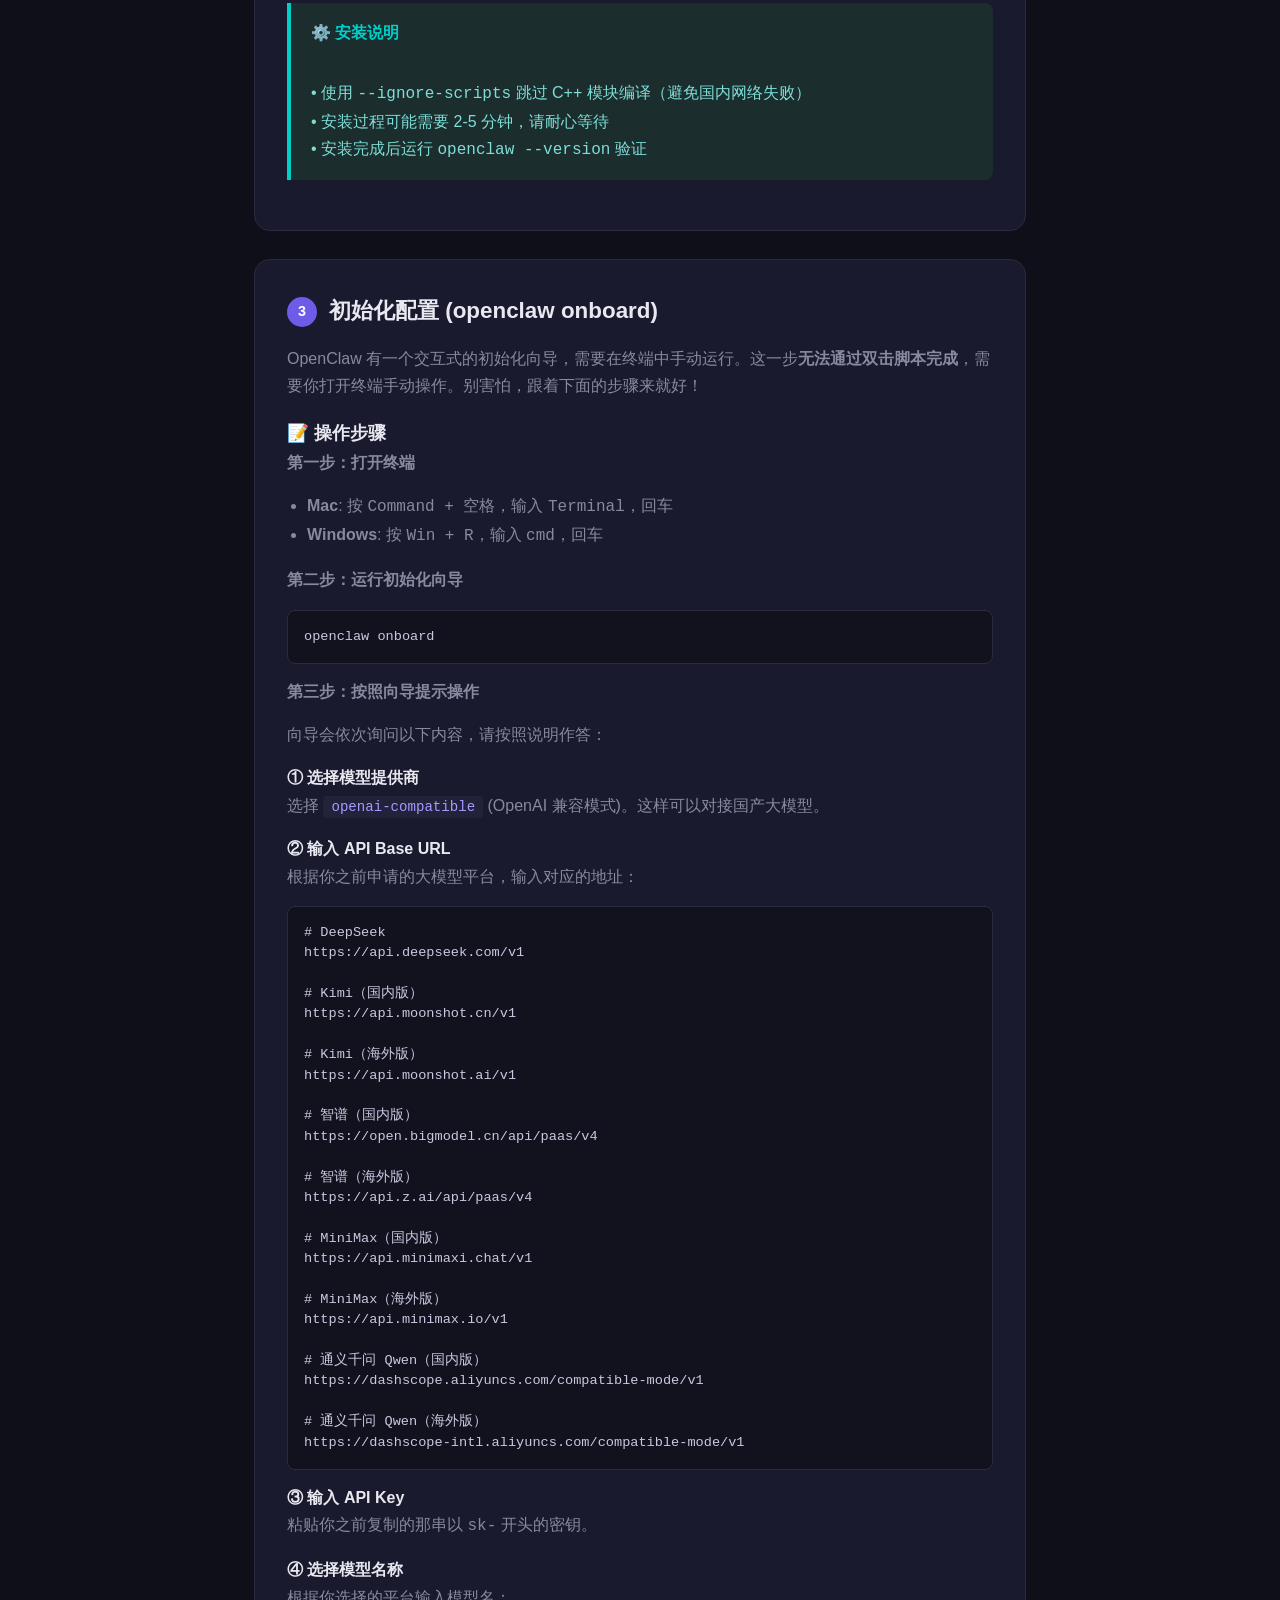
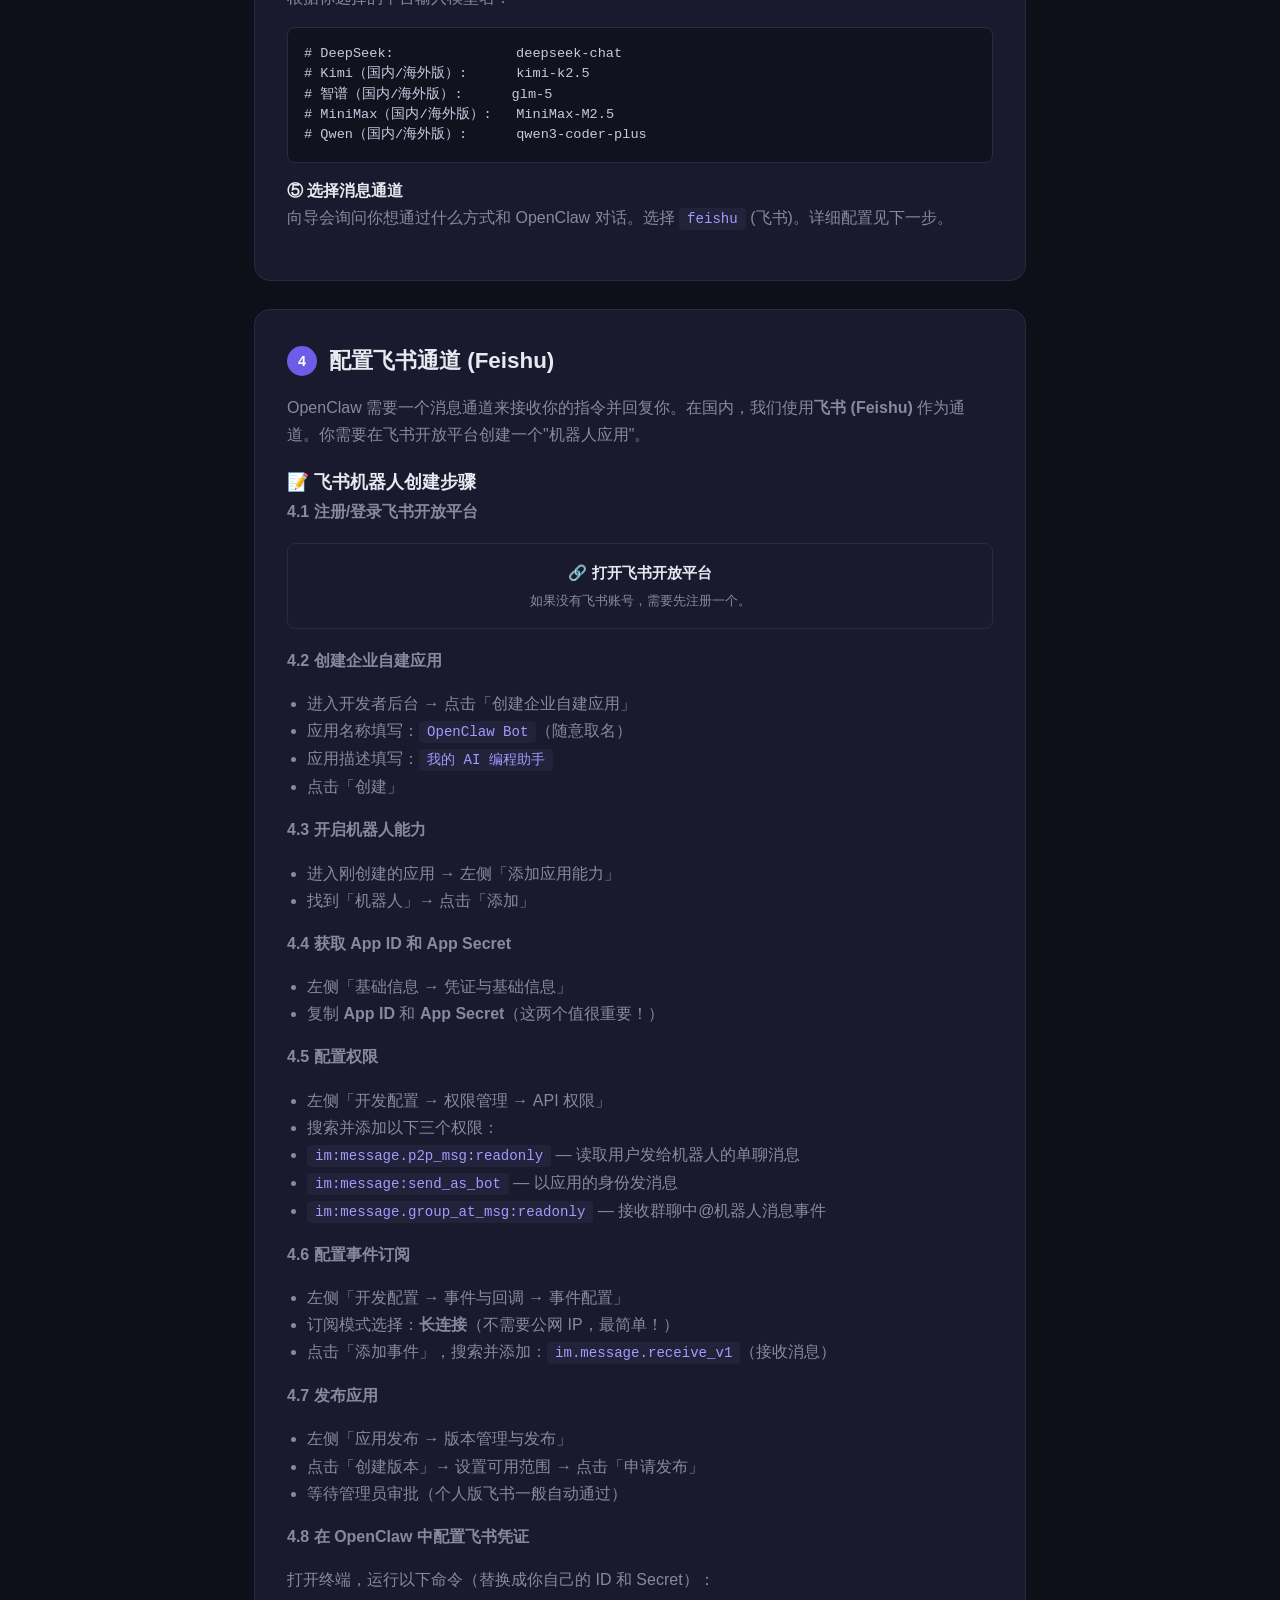
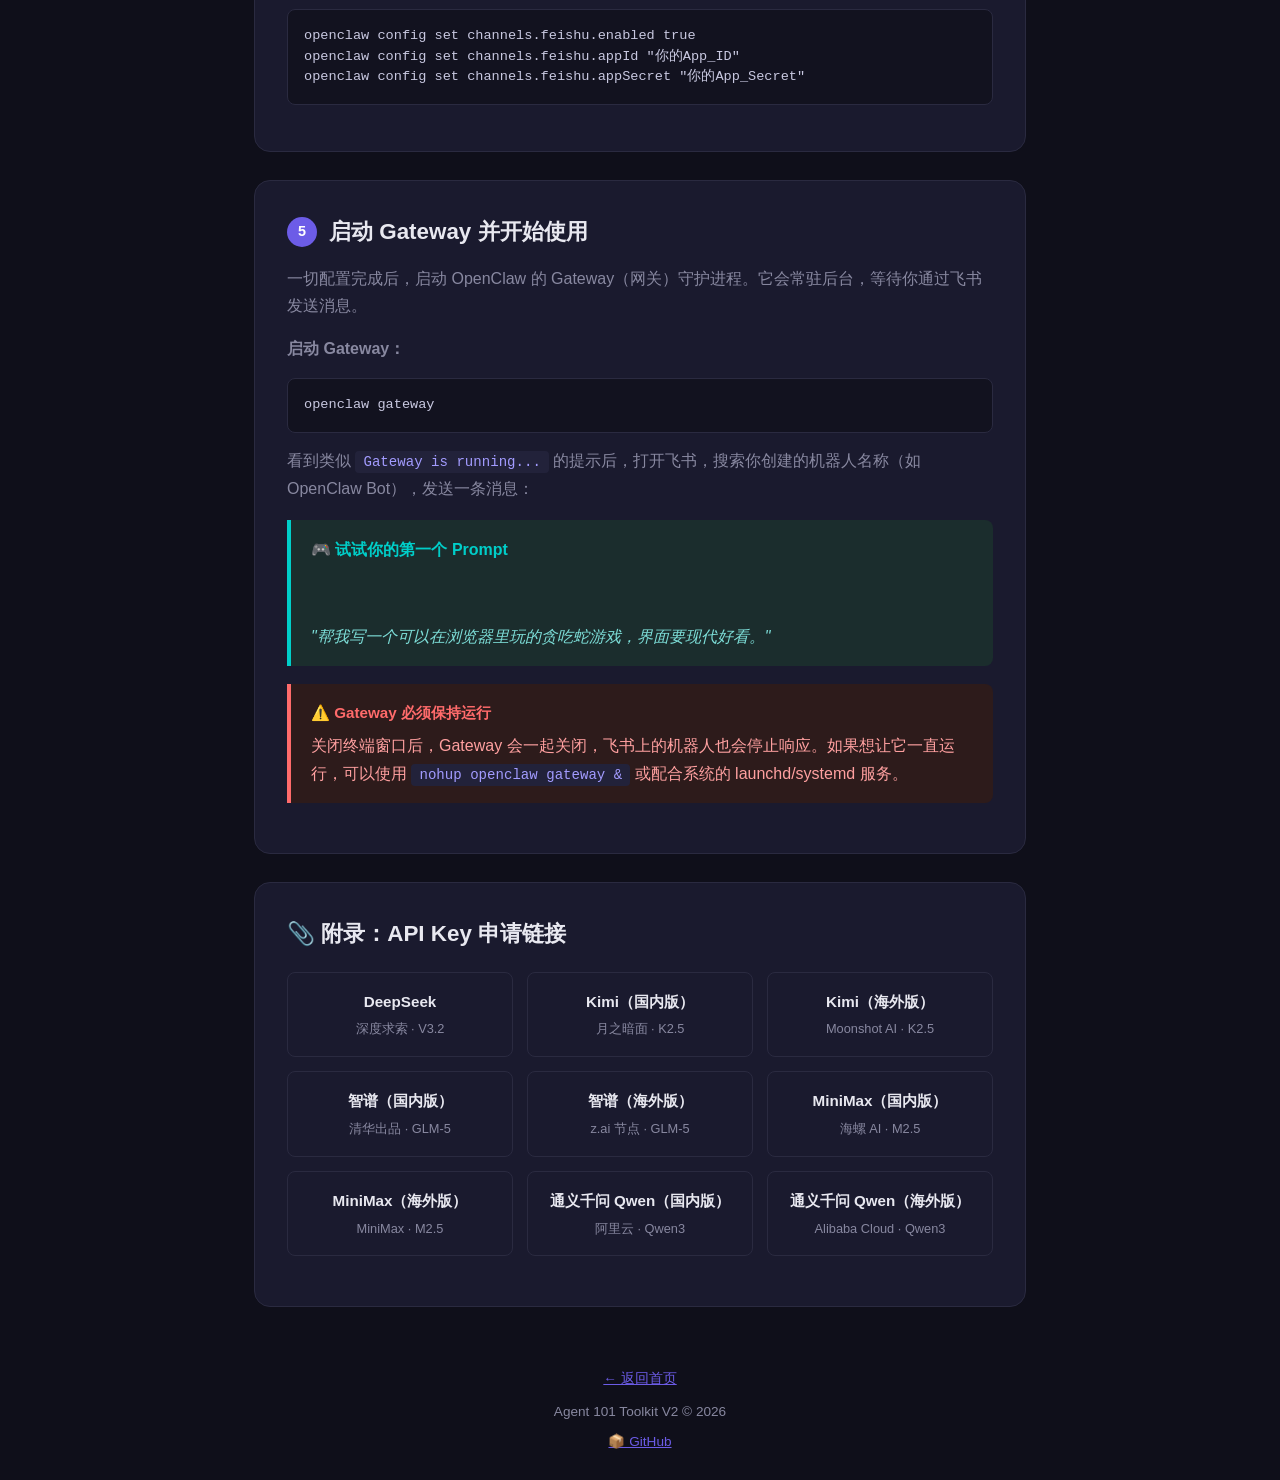
<file: openclaw/guide.html>
<!DOCTYPE html>
<html lang="zh-CN">

<head>
    <meta charset="UTF-8">
    <meta name="viewport" content="width=device-width, initial-scale=1.0">
    <title>OpenClaw 之路 — Agent 101</title>
    <link rel="stylesheet" href="assets/style.css">
</head>

<body>
    <div class="container">
        <header class="header">
            <h1>🐾 <span class="gradient">OpenClaw</span> 之路</h1>
            <p class="subtitle">开源免费的 AI Agent 平台，原生支持国产大模型。</p>
        </header>

        <!-- Security Warning -->
        <div class="card">
            <div class="warning" style="margin:0;">
                <strong>🔴 安全警告 — 请认真阅读</strong>
                OpenClaw 是一个<strong>拥有完全文件系统访问权限</strong>的开源 AI Agent。它可以读取、修改、甚至删除你电脑上的任何文件。<br><br>
                <strong>千万不要</strong>在以下环境中使用：<br>
                ❌ 装有公司源代码的办公电脑<br>
                ❌ 存有敏感个人资料（银行信息、证件照等）的电脑<br><br>
                ✅ 推荐在个人学习电脑或虚拟机 (VM) 中使用。
            </div>
        </div>

        <!-- Step 1 -->
        <div class="card">
            <h2><span class="step-badge">1</span> 准备运行环境</h2>
            <p class="desc">OpenClaw 需要 Node.js 引擎。脚本会自动检查并配置国内加速镜像和 Git HTTPS。</p>
            <div class="action">
                <p>双击运行：</p>
                <p>Windows: <span class="mono">tools/windows/1-setup-env.bat</span></p>
                <p>Mac: <span class="mono">tools/mac/1-setup-env.command</span></p>
            </div>
            <div class="info">
                <strong>🍎 Mac 用户</strong>
                首次运行可能被 Gatekeeper 阻止。请：按住 <code>Control</code> → 点击脚本 → 选择「打开」。
            </div>
            <div class="info" style="margin-top:12px;">
                <strong>⚙️ 自动配置</strong>
                <br>
                • NPM 淘宝镜像（加速下载）<br>
                • Git HTTPS（解决 GitHub 访问问题）
            </div>
        </div>

        <!-- Step 2 -->
        <div class="card">
            <h2><span class="step-badge">2</span> 安装 OpenClaw</h2>
            <p class="desc">使用脚本一键安装 OpenClaw CLI 工具。脚本会先显示安全警告并请求你确认。</p>
            <div class="action">
                <p>双击运行：</p>
                <p>Windows: <span class="mono">tools/windows/2-install-openclaw.bat</span></p>
                <p>Mac: <span class="mono">tools/mac/2-install-openclaw.command</span></p>
            </div>
            <div class="info">
                <strong>⚙️ 安装说明</strong>
                <br>
                • 使用 <code>--ignore-scripts</code> 跳过 C++ 模块编译（避免国内网络失败）<br>
                • 安装过程可能需要 2-5 分钟，请耐心等待<br>
                • 安装完成后运行 <code>openclaw --version</code> 验证
            </div>
        </div>

        <!-- Step 3 -->
        <div class="card">
            <h2><span class="step-badge">3</span> 初始化配置 (openclaw onboard)</h2>
            <p class="desc">
                OpenClaw 有一个交互式的初始化向导，需要在终端中手动运行。这一步<strong>无法通过双击脚本完成</strong>，需要你打开终端手动操作。别害怕，跟着下面的步骤来就好！
            </p>

            <h3 style="margin-top:20px; font-size:1.1rem;">📝 操作步骤</h3>

            <p class="desc"><strong>第一步：打开终端</strong></p>
            <ul style="color: var(--text-muted); margin-bottom:16px; padding-left:20px;">
                <li><strong>Mac</strong>: 按 <code>Command + 空格</code>，输入 <code>Terminal</code>，回车</li>
                <li><strong>Windows</strong>: 按 <code>Win + R</code>，输入 <code>cmd</code>，回车</li>
            </ul>

            <p class="desc"><strong>第二步：运行初始化向导</strong></p>
            <pre>openclaw onboard</pre>

            <p class="desc"><strong>第三步：按照向导提示操作</strong></p>
            <p class="desc">向导会依次询问以下内容，请按照说明作答：</p>

            <div style="margin: 16px 0;">
                <p><strong>① 选择模型提供商</strong></p>
                <p class="desc">选择 <span class="mono">openai-compatible</span> (OpenAI 兼容模式)。这样可以对接国产大模型。</p>

                <p><strong>② 输入 API Base URL</strong></p>
                <p class="desc">根据你之前申请的大模型平台，输入对应的地址：</p>
                <pre>
# DeepSeek
https://api.deepseek.com/v1

# Kimi（国内版）
https://api.moonshot.cn/v1

# Kimi（海外版）
https://api.moonshot.ai/v1

# 智谱（国内版）
https://open.bigmodel.cn/api/paas/v4

# 智谱（海外版）
https://api.z.ai/api/paas/v4

# MiniMax（国内版）
https://api.minimaxi.chat/v1

# MiniMax（海外版）
https://api.minimax.io/v1

# 通义千问 Qwen（国内版）
https://dashscope.aliyuncs.com/compatible-mode/v1

# 通义千问 Qwen（海外版）
https://dashscope-intl.aliyuncs.com/compatible-mode/v1</pre>

                <p><strong>③ 输入 API Key</strong></p>
                <p class="desc">粘贴你之前复制的那串以 <code>sk-</code> 开头的密钥。</p>

                <p><strong>④ 选择模型名称</strong></p>
                <p class="desc">根据你选择的平台输入模型名：</p>
                <pre>
# DeepSeek:               deepseek-chat
# Kimi（国内/海外版）:      kimi-k2.5
# 智谱（国内/海外版）:      glm-5
# MiniMax（国内/海外版）:   MiniMax-M2.5
# Qwen（国内/海外版）:      qwen3-coder-plus</pre>

                <p><strong>⑤ 选择消息通道</strong></p>
                <p class="desc">向导会询问你想通过什么方式和 OpenClaw 对话。选择 <span class="mono">feishu</span> (飞书)。详细配置见下一步。</p>
            </div>
        </div>

        <!-- Step 4 -->
        <div class="card">
            <h2><span class="step-badge">4</span> 配置飞书通道 (Feishu)</h2>
            <p class="desc">
                OpenClaw 需要一个消息通道来接收你的指令并回复你。在国内，我们使用<strong>飞书 (Feishu)</strong> 作为通道。你需要在飞书开放平台创建一个"机器人应用"。
            </p>

            <h3 style="margin-top:20px; font-size:1.1rem;">📝 飞书机器人创建步骤</h3>

            <p class="desc"><strong>4.1 注册/登录飞书开放平台</strong></p>
            <div class="providers" style="grid-template-columns: 1fr;">
                <a href="https://open.feishu.cn/app" target="_blank" class="provider">
                    <div class="provider-name">🔗 打开飞书开放平台</div>
                    <div class="provider-desc">如果没有飞书账号，需要先注册一个。</div>
                </a>
            </div>

            <p class="desc"><strong>4.2 创建企业自建应用</strong></p>
            <ul style="color: var(--text-muted); margin-bottom:16px; padding-left:20px;">
                <li>进入开发者后台 → 点击「创建企业自建应用」</li>
                <li>应用名称填写：<span class="mono">OpenClaw Bot</span>（随意取名）</li>
                <li>应用描述填写：<span class="mono">我的 AI 编程助手</span></li>
                <li>点击「创建」</li>
            </ul>

            <p class="desc"><strong>4.3 开启机器人能力</strong></p>
            <ul style="color: var(--text-muted); margin-bottom:16px; padding-left:20px;">
                <li>进入刚创建的应用 → 左侧「添加应用能力」</li>
                <li>找到「机器人」→ 点击「添加」</li>
            </ul>

            <p class="desc"><strong>4.4 获取 App ID 和 App Secret</strong></p>
            <ul style="color: var(--text-muted); margin-bottom:16px; padding-left:20px;">
                <li>左侧「基础信息 → 凭证与基础信息」</li>
                <li>复制 <strong>App ID</strong> 和 <strong>App Secret</strong>（这两个值很重要！）</li>
            </ul>

            <p class="desc"><strong>4.5 配置权限</strong></p>
            <ul style="color: var(--text-muted); margin-bottom:16px; padding-left:20px;">
                <li>左侧「开发配置 → 权限管理 → API 权限」</li>
                <li>搜索并添加以下三个权限：</li>
                <li><span class="mono">im:message.p2p_msg:readonly</span> — 读取用户发给机器人的单聊消息</li>
                <li><span class="mono">im:message:send_as_bot</span> — 以应用的身份发消息</li>
                <li><span class="mono">im:message.group_at_msg:readonly</span> — 接收群聊中@机器人消息事件</li>
            </ul>

            <p class="desc"><strong>4.6 配置事件订阅</strong></p>
            <ul style="color: var(--text-muted); margin-bottom:16px; padding-left:20px;">
                <li>左侧「开发配置 → 事件与回调 → 事件配置」</li>
                <li>订阅模式选择：<strong>长连接</strong>（不需要公网 IP，最简单！）</li>
                <li>点击「添加事件」，搜索并添加：<span class="mono">im.message.receive_v1</span>（接收消息）</li>
            </ul>

            <p class="desc"><strong>4.7 发布应用</strong></p>
            <ul style="color: var(--text-muted); margin-bottom:16px; padding-left:20px;">
                <li>左侧「应用发布 → 版本管理与发布」</li>
                <li>点击「创建版本」→ 设置可用范围 → 点击「申请发布」</li>
                <li>等待管理员审批（个人版飞书一般自动通过）</li>
            </ul>

            <p class="desc"><strong>4.8 在 OpenClaw 中配置飞书凭证</strong></p>
            <p class="desc">打开终端，运行以下命令（替换成你自己的 ID 和 Secret）：</p>
            <pre>
openclaw config set channels.feishu.enabled true
openclaw config set channels.feishu.appId "你的App_ID"
openclaw config set channels.feishu.appSecret "你的App_Secret"</pre>
        </div>

        <!-- Step 5 -->
        <div class="card">
            <h2><span class="step-badge">5</span> 启动 Gateway 并开始使用</h2>
            <p class="desc">一切配置完成后，启动 OpenClaw 的 Gateway（网关）守护进程。它会常驻后台，等待你通过飞书发送消息。</p>

            <p class="desc"><strong>启动 Gateway：</strong></p>
            <pre>openclaw gateway</pre>

            <p class="desc">看到类似 <span class="mono">Gateway is running...</span> 的提示后，打开飞书，搜索你创建的机器人名称（如 OpenClaw
                Bot），发送一条消息：</p>

            <div class="info">
                <strong>🎮 试试你的第一个 Prompt</strong>
                <br><br>
                <em>"帮我写一个可以在浏览器里玩的贪吃蛇游戏，界面要现代好看。"</em>
            </div>

            <div class="warning">
                <strong>⚠️ Gateway 必须保持运行</strong>
                关闭终端窗口后，Gateway 会一起关闭，飞书上的机器人也会停止响应。如果想让它一直运行，可以使用 <span class="mono">nohup openclaw gateway
                    &amp;</span> 或配合系统的 launchd/systemd 服务。
            </div>
        </div>

        <!-- API Key Links -->
        <div class="card">
            <h2>📎 附录：API Key 申请链接</h2>
            <div class="providers">
                <a href="https://platform.deepseek.com/api_keys" target="_blank" class="provider">
                    <div class="provider-name">DeepSeek</div>
                    <div class="provider-desc">深度求索 · V3.2</div>
                </a>
                <a href="https://platform.moonshot.cn/console/api-keys" target="_blank" class="provider">
                    <div class="provider-name">Kimi（国内版）</div>
                    <div class="provider-desc">月之暗面 · K2.5</div>
                </a>
                <a href="https://platform.moonshot.ai/console/api-keys" target="_blank" class="provider">
                    <div class="provider-name">Kimi（海外版）</div>
                    <div class="provider-desc">Moonshot AI · K2.5</div>
                </a>
                <a href="https://bigmodel.cn/usercenter/apikeys" target="_blank" class="provider">
                    <div class="provider-name">智谱（国内版）</div>
                    <div class="provider-desc">清华出品 · GLM-5</div>
                </a>
                <a href="https://z.ai/model-api" target="_blank" class="provider">
                    <div class="provider-name">智谱（海外版）</div>
                    <div class="provider-desc">z.ai 节点 · GLM-5</div>
                </a>
                <a href="https://platform.minimaxi.com/user-center/basic-information" target="_blank" class="provider">
                    <div class="provider-name">MiniMax（国内版）</div>
                    <div class="provider-desc">海螺 AI · M2.5</div>
                </a>
                <a href="https://platform.minimax.io/" target="_blank" class="provider">
                    <div class="provider-name">MiniMax（海外版）</div>
                    <div class="provider-desc">MiniMax · M2.5</div>
                </a>
                <a href="https://bailian.console.aliyun.com/#/model-market" target="_blank" class="provider">
                    <div class="provider-name">通义千问 Qwen（国内版）</div>
                    <div class="provider-desc">阿里云 · Qwen3</div>
                </a>
                <a href="https://chat.qwen.ai/" target="_blank" class="provider">
                    <div class="provider-name">通义千问 Qwen（海外版）</div>
                    <div class="provider-desc">Alibaba Cloud · Qwen3</div>
                </a>
            </div>
        </div>

        <footer class="footer">
            <p><a href="../index.html" style="color:var(--primary)">← 返回首页</a></p>
            <p style="margin-top:10px;">Agent 101 Toolkit V2 © 2026</p>
            <p style="margin-top:6px;">
                <a href="https://github.com/cloudzun/agent101-toolkit" target="_blank" style="color:var(--primary)">
                    📦 GitHub
                </a>
            </p>
        </footer>
    </div>
</body>

</html>
</file>
<file: assets/style.css>
:root {
    --primary: #6C5CE7;
    --primary-hover: #5A4BD1;
    --accent-claude: #DA7756;
    --accent-openclaw: #00B894;
    --bg: #0F0F1A;
    --surface: #1A1A2E;
    --surface-hover: #22223A;
    --text: #E8E8F0;
    --text-muted: #8888A0;
    --border: #2A2A40;
    --danger: #FF6B6B;
    --danger-bg: #2D1B1B;
    --info-bg: #1B2D2D;
    --radius: 16px;
    --radius-sm: 8px;
}

* {
    box-sizing: border-box;
    margin: 0;
    padding: 0;
}

body {
    font-family: -apple-system, BlinkMacSystemFont, "Segoe UI", "PingFang SC", "Hiragino Sans GB", "Microsoft YaHei", "Helvetica Neue", Arial, sans-serif;
    background: var(--bg);
    color: var(--text);
    line-height: 1.7;
    font-size: 16px;
    -webkit-font-smoothing: antialiased;
}

.container {
    max-width: 820px;
    margin: 0 auto;
    padding: 50px 24px;
}

/* === Header === */
.header {
    text-align: center;
    margin-bottom: 60px;
}

.header h1 {
    font-size: 2.8rem;
    font-weight: 800;
    letter-spacing: -0.03em;
    margin-bottom: 12px;
}

.header h1 .gradient {
    background: linear-gradient(135deg, var(--primary), #A29BFE, #FD79A8);
    -webkit-background-clip: text;
    -webkit-text-fill-color: transparent;
}

.header .subtitle {
    font-size: 1.2rem;
    color: var(--text-muted);
}

/* === Cards === */
.card {
    background: var(--surface);
    border-radius: var(--radius);
    padding: 32px;
    margin-bottom: 28px;
    border: 1px solid var(--border);
    transition: border-color 0.2s;
}

.card:hover {
    border-color: #3A3A55;
}

.card h2 {
    font-size: 1.4rem;
    font-weight: 700;
    margin-bottom: 14px;
    display: flex;
    align-items: center;
    gap: 12px;
}

.step-badge {
    background: var(--primary);
    color: white;
    width: 30px;
    height: 30px;
    border-radius: 50%;
    display: inline-flex;
    align-items: center;
    justify-content: center;
    font-size: 0.9rem;
    font-weight: 700;
    flex-shrink: 0;
}

.desc {
    color: var(--text-muted);
    margin-bottom: 16px;
}

/* === Warning / Info === */
.warning {
    background: var(--danger-bg);
    border-left: 4px solid var(--danger);
    padding: 16px 20px;
    border-radius: 0 var(--radius-sm) var(--radius-sm) 0;
    margin: 18px 0;
    color: #FFA0A0;
}

.warning strong {
    color: var(--danger);
    display: block;
    margin-bottom: 6px;
    font-size: 0.95rem;
}

.info {
    background: var(--info-bg);
    border-left: 4px solid #00CEC9;
    padding: 16px 20px;
    border-radius: 0 var(--radius-sm) var(--radius-sm) 0;
    margin: 18px 0;
    color: #7DDED8;
}

.info strong {
    color: #00CEC9;
    display: block;
    margin-bottom: 6px;
}

/* === Action Area === */
.action {
    background: #12121F;
    padding: 20px;
    border-radius: var(--radius-sm);
    margin-top: 18px;
    border: 1px dashed var(--border);
}

.action p {
    margin-bottom: 8px;
}

.mono {
    font-family: "SF Mono", "Fira Code", "Cascadia Code", Consolas, monospace;
    background: #22223A;
    padding: 3px 8px;
    border-radius: 4px;
    font-size: 0.88rem;
    color: #A29BFE;
}

/* === Provider Grid === */
.providers {
    display: grid;
    grid-template-columns: repeat(auto-fill, minmax(180px, 1fr));
    gap: 14px;
    margin: 18px 0;
}

.provider {
    border: 1px solid var(--border);
    padding: 16px;
    border-radius: var(--radius-sm);
    text-align: center;
    transition: all 0.2s;
    text-decoration: none;
    color: var(--text);
    display: block;
}

.provider:hover {
    transform: translateY(-3px);
    border-color: var(--primary);
    box-shadow: 0 8px 24px rgba(108, 92, 231, 0.15);
}

.provider-name {
    font-weight: 600;
    margin-bottom: 4px;
    font-size: 0.95rem;
}

.provider-desc {
    font-size: 0.8rem;
    color: var(--text-muted);
}

/* === Code Block === */
pre {
    background: #12121F;
    padding: 16px;
    border-radius: var(--radius-sm);
    overflow-x: auto;
    font-family: "SF Mono", "Fira Code", Consolas, monospace;
    font-size: 0.85rem;
    line-height: 1.5;
    margin: 14px 0;
    border: 1px solid var(--border);
    color: #C8C8E0;
}

/* === Landing Page Specials === */
.door-grid {
    display: grid;
    grid-template-columns: repeat(auto-fit, minmax(300px, 1fr));
    gap: 24px;
    margin-top: 40px;
}

.door {
    background: var(--surface);
    border-radius: var(--radius);
    padding: 40px 32px;
    text-decoration: none;
    color: var(--text);
    border: 2px solid var(--border);
    transition: all 0.3s;
    text-align: center;
    display: block;
}

.door:hover {
    transform: translateY(-4px);
    box-shadow: 0 12px 40px rgba(0, 0, 0, 0.4);
}

.door.claude:hover {
    border-color: var(--accent-claude);
}

.door.openclaw:hover {
    border-color: var(--accent-openclaw);
}

.door .icon {
    font-size: 3rem;
    margin-bottom: 16px;
}

.door h2 {
    font-size: 1.5rem;
    margin-bottom: 10px;
}

.door .tag {
    display: inline-block;
    padding: 4px 12px;
    border-radius: 20px;
    font-size: 0.75rem;
    font-weight: 600;
    margin-top: 12px;
}

.door.claude .tag {
    background: rgba(218, 119, 86, 0.2);
    color: var(--accent-claude);
}

.door.openclaw .tag {
    background: rgba(0, 184, 148, 0.2);
    color: var(--accent-openclaw);
}

/* === Footer === */
.footer {
    text-align: center;
    margin-top: 60px;
    color: var(--text-muted);
    font-size: 0.85rem;
}
</file>
<file: claude-code/assets/style.css>
:root {
    --primary: #6C5CE7;
    --primary-hover: #5A4BD1;
    --accent-claude: #DA7756;
    --accent-openclaw: #00B894;
    --bg: #0F0F1A;
    --surface: #1A1A2E;
    --surface-hover: #22223A;
    --text: #E8E8F0;
    --text-muted: #8888A0;
    --border: #2A2A40;
    --danger: #FF6B6B;
    --danger-bg: #2D1B1B;
    --info-bg: #1B2D2D;
    --radius: 16px;
    --radius-sm: 8px;
}

* {
    box-sizing: border-box;
    margin: 0;
    padding: 0;
}

body {
    font-family: -apple-system, BlinkMacSystemFont, "Segoe UI", "PingFang SC", "Hiragino Sans GB", "Microsoft YaHei", "Helvetica Neue", Arial, sans-serif;
    background: var(--bg);
    color: var(--text);
    line-height: 1.7;
    font-size: 16px;
    -webkit-font-smoothing: antialiased;
}

.container {
    max-width: 820px;
    margin: 0 auto;
    padding: 50px 24px;
}

/* === Header === */
.header {
    text-align: center;
    margin-bottom: 60px;
}

.header h1 {
    font-size: 2.8rem;
    font-weight: 800;
    letter-spacing: -0.03em;
    margin-bottom: 12px;
}

.header h1 .gradient {
    background: linear-gradient(135deg, var(--primary), #A29BFE, #FD79A8);
    -webkit-background-clip: text;
    -webkit-text-fill-color: transparent;
}

.header .subtitle {
    font-size: 1.2rem;
    color: var(--text-muted);
}

/* === Cards === */
.card {
    background: var(--surface);
    border-radius: var(--radius);
    padding: 32px;
    margin-bottom: 28px;
    border: 1px solid var(--border);
    transition: border-color 0.2s;
}

.card:hover {
    border-color: #3A3A55;
}

.card h2 {
    font-size: 1.4rem;
    font-weight: 700;
    margin-bottom: 14px;
    display: flex;
    align-items: center;
    gap: 12px;
}

.step-badge {
    background: var(--primary);
    color: white;
    width: 30px;
    height: 30px;
    border-radius: 50%;
    display: inline-flex;
    align-items: center;
    justify-content: center;
    font-size: 0.9rem;
    font-weight: 700;
    flex-shrink: 0;
}

.desc {
    color: var(--text-muted);
    margin-bottom: 16px;
}

/* === Warning / Info === */
.warning {
    background: var(--danger-bg);
    border-left: 4px solid var(--danger);
    padding: 16px 20px;
    border-radius: 0 var(--radius-sm) var(--radius-sm) 0;
    margin: 18px 0;
    color: #FFA0A0;
}

.warning strong {
    color: var(--danger);
    display: block;
    margin-bottom: 6px;
    font-size: 0.95rem;
}

.info {
    background: var(--info-bg);
    border-left: 4px solid #00CEC9;
    padding: 16px 20px;
    border-radius: 0 var(--radius-sm) var(--radius-sm) 0;
    margin: 18px 0;
    color: #7DDED8;
}

.info strong {
    color: #00CEC9;
    display: block;
    margin-bottom: 6px;
}

/* === Action Area === */
.action {
    background: #12121F;
    padding: 20px;
    border-radius: var(--radius-sm);
    margin-top: 18px;
    border: 1px dashed var(--border);
}

.action p {
    margin-bottom: 8px;
}

.mono {
    font-family: "SF Mono", "Fira Code", "Cascadia Code", Consolas, monospace;
    background: #22223A;
    padding: 3px 8px;
    border-radius: 4px;
    font-size: 0.88rem;
    color: #A29BFE;
}

/* === Provider Grid === */
.providers {
    display: grid;
    grid-template-columns: repeat(auto-fill, minmax(180px, 1fr));
    gap: 14px;
    margin: 18px 0;
}

.provider {
    border: 1px solid var(--border);
    padding: 16px;
    border-radius: var(--radius-sm);
    text-align: center;
    transition: all 0.2s;
    text-decoration: none;
    color: var(--text);
    display: block;
}

.provider:hover {
    transform: translateY(-3px);
    border-color: var(--primary);
    box-shadow: 0 8px 24px rgba(108, 92, 231, 0.15);
}

.provider-name {
    font-weight: 600;
    margin-bottom: 4px;
    font-size: 0.95rem;
}

.provider-desc {
    font-size: 0.8rem;
    color: var(--text-muted);
}

/* === Code Block === */
pre {
    background: #12121F;
    padding: 16px;
    border-radius: var(--radius-sm);
    overflow-x: auto;
    font-family: "SF Mono", "Fira Code", Consolas, monospace;
    font-size: 0.85rem;
    line-height: 1.5;
    margin: 14px 0;
    border: 1px solid var(--border);
    color: #C8C8E0;
}

/* === Landing Page Specials === */
.door-grid {
    display: grid;
    grid-template-columns: repeat(auto-fit, minmax(300px, 1fr));
    gap: 24px;
    margin-top: 40px;
}

.door {
    background: var(--surface);
    border-radius: var(--radius);
    padding: 40px 32px;
    text-decoration: none;
    color: var(--text);
    border: 2px solid var(--border);
    transition: all 0.3s;
    text-align: center;
    display: block;
}

.door:hover {
    transform: translateY(-4px);
    box-shadow: 0 12px 40px rgba(0, 0, 0, 0.4);
}

.door.claude:hover {
    border-color: var(--accent-claude);
}

.door.openclaw:hover {
    border-color: var(--accent-openclaw);
}

.door .icon {
    font-size: 3rem;
    margin-bottom: 16px;
}

.door h2 {
    font-size: 1.5rem;
    margin-bottom: 10px;
}

.door .tag {
    display: inline-block;
    padding: 4px 12px;
    border-radius: 20px;
    font-size: 0.75rem;
    font-weight: 600;
    margin-top: 12px;
}

.door.claude .tag {
    background: rgba(218, 119, 86, 0.2);
    color: var(--accent-claude);
}

.door.openclaw .tag {
    background: rgba(0, 184, 148, 0.2);
    color: var(--accent-openclaw);
}

/* === Footer === */
.footer {
    text-align: center;
    margin-top: 60px;
    color: var(--text-muted);
    font-size: 0.85rem;
}
</file>
<file: openclaw/assets/style.css>
:root {
    --primary: #6C5CE7;
    --primary-hover: #5A4BD1;
    --accent-claude: #DA7756;
    --accent-openclaw: #00B894;
    --bg: #0F0F1A;
    --surface: #1A1A2E;
    --surface-hover: #22223A;
    --text: #E8E8F0;
    --text-muted: #8888A0;
    --border: #2A2A40;
    --danger: #FF6B6B;
    --danger-bg: #2D1B1B;
    --info-bg: #1B2D2D;
    --radius: 16px;
    --radius-sm: 8px;
}

* {
    box-sizing: border-box;
    margin: 0;
    padding: 0;
}

body {
    font-family: -apple-system, BlinkMacSystemFont, "Segoe UI", "PingFang SC", "Hiragino Sans GB", "Microsoft YaHei", "Helvetica Neue", Arial, sans-serif;
    background: var(--bg);
    color: var(--text);
    line-height: 1.7;
    font-size: 16px;
    -webkit-font-smoothing: antialiased;
}

.container {
    max-width: 820px;
    margin: 0 auto;
    padding: 50px 24px;
}

/* === Header === */
.header {
    text-align: center;
    margin-bottom: 60px;
}

.header h1 {
    font-size: 2.8rem;
    font-weight: 800;
    letter-spacing: -0.03em;
    margin-bottom: 12px;
}

.header h1 .gradient {
    background: linear-gradient(135deg, var(--primary), #A29BFE, #FD79A8);
    -webkit-background-clip: text;
    -webkit-text-fill-color: transparent;
}

.header .subtitle {
    font-size: 1.2rem;
    color: var(--text-muted);
}

/* === Cards === */
.card {
    background: var(--surface);
    border-radius: var(--radius);
    padding: 32px;
    margin-bottom: 28px;
    border: 1px solid var(--border);
    transition: border-color 0.2s;
}

.card:hover {
    border-color: #3A3A55;
}

.card h2 {
    font-size: 1.4rem;
    font-weight: 700;
    margin-bottom: 14px;
    display: flex;
    align-items: center;
    gap: 12px;
}

.step-badge {
    background: var(--primary);
    color: white;
    width: 30px;
    height: 30px;
    border-radius: 50%;
    display: inline-flex;
    align-items: center;
    justify-content: center;
    font-size: 0.9rem;
    font-weight: 700;
    flex-shrink: 0;
}

.desc {
    color: var(--text-muted);
    margin-bottom: 16px;
}

/* === Warning / Info === */
.warning {
    background: var(--danger-bg);
    border-left: 4px solid var(--danger);
    padding: 16px 20px;
    border-radius: 0 var(--radius-sm) var(--radius-sm) 0;
    margin: 18px 0;
    color: #FFA0A0;
}

.warning strong {
    color: var(--danger);
    display: block;
    margin-bottom: 6px;
    font-size: 0.95rem;
}

.info {
    background: var(--info-bg);
    border-left: 4px solid #00CEC9;
    padding: 16px 20px;
    border-radius: 0 var(--radius-sm) var(--radius-sm) 0;
    margin: 18px 0;
    color: #7DDED8;
}

.info strong {
    color: #00CEC9;
    display: block;
    margin-bottom: 6px;
}

/* === Action Area === */
.action {
    background: #12121F;
    padding: 20px;
    border-radius: var(--radius-sm);
    margin-top: 18px;
    border: 1px dashed var(--border);
}

.action p {
    margin-bottom: 8px;
}

.mono {
    font-family: "SF Mono", "Fira Code", "Cascadia Code", Consolas, monospace;
    background: #22223A;
    padding: 3px 8px;
    border-radius: 4px;
    font-size: 0.88rem;
    color: #A29BFE;
}

/* === Provider Grid === */
.providers {
    display: grid;
    grid-template-columns: repeat(auto-fill, minmax(180px, 1fr));
    gap: 14px;
    margin: 18px 0;
}

.provider {
    border: 1px solid var(--border);
    padding: 16px;
    border-radius: var(--radius-sm);
    text-align: center;
    transition: all 0.2s;
    text-decoration: none;
    color: var(--text);
    display: block;
}

.provider:hover {
    transform: translateY(-3px);
    border-color: var(--primary);
    box-shadow: 0 8px 24px rgba(108, 92, 231, 0.15);
}

.provider-name {
    font-weight: 600;
    margin-bottom: 4px;
    font-size: 0.95rem;
}

.provider-desc {
    font-size: 0.8rem;
    color: var(--text-muted);
}

/* === Code Block === */
pre {
    background: #12121F;
    padding: 16px;
    border-radius: var(--radius-sm);
    overflow-x: auto;
    font-family: "SF Mono", "Fira Code", Consolas, monospace;
    font-size: 0.85rem;
    line-height: 1.5;
    margin: 14px 0;
    border: 1px solid var(--border);
    color: #C8C8E0;
}

/* === Landing Page Specials === */
.door-grid {
    display: grid;
    grid-template-columns: repeat(auto-fit, minmax(300px, 1fr));
    gap: 24px;
    margin-top: 40px;
}

.door {
    background: var(--surface);
    border-radius: var(--radius);
    padding: 40px 32px;
    text-decoration: none;
    color: var(--text);
    border: 2px solid var(--border);
    transition: all 0.3s;
    text-align: center;
    display: block;
}

.door:hover {
    transform: translateY(-4px);
    box-shadow: 0 12px 40px rgba(0, 0, 0, 0.4);
}

.door.claude:hover {
    border-color: var(--accent-claude);
}

.door.openclaw:hover {
    border-color: var(--accent-openclaw);
}

.door .icon {
    font-size: 3rem;
    margin-bottom: 16px;
}

.door h2 {
    font-size: 1.5rem;
    margin-bottom: 10px;
}

.door .tag {
    display: inline-block;
    padding: 4px 12px;
    border-radius: 20px;
    font-size: 0.75rem;
    font-weight: 600;
    margin-top: 12px;
}

.door.claude .tag {
    background: rgba(218, 119, 86, 0.2);
    color: var(--accent-claude);
}

.door.openclaw .tag {
    background: rgba(0, 184, 148, 0.2);
    color: var(--accent-openclaw);
}

/* === Footer === */
.footer {
    text-align: center;
    margin-top: 60px;
    color: var(--text-muted);
    font-size: 0.85rem;
}
</file>
